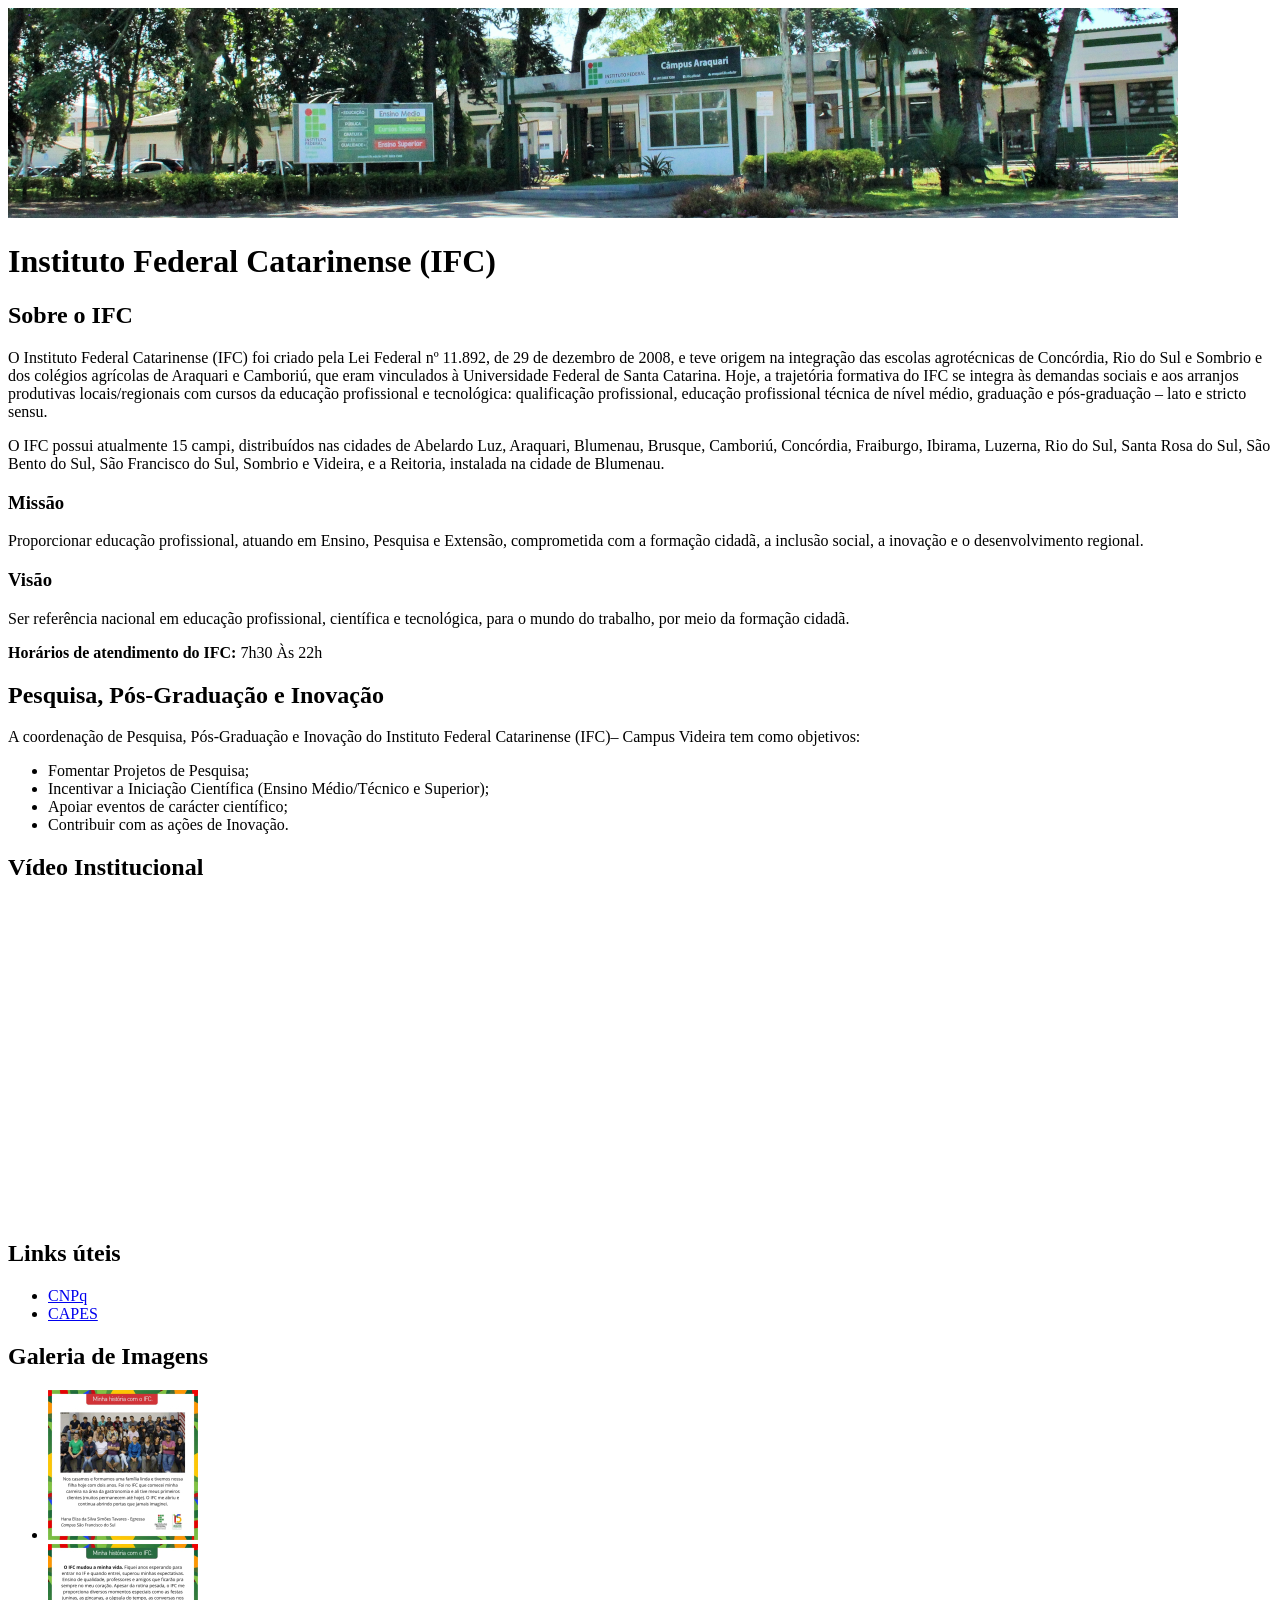
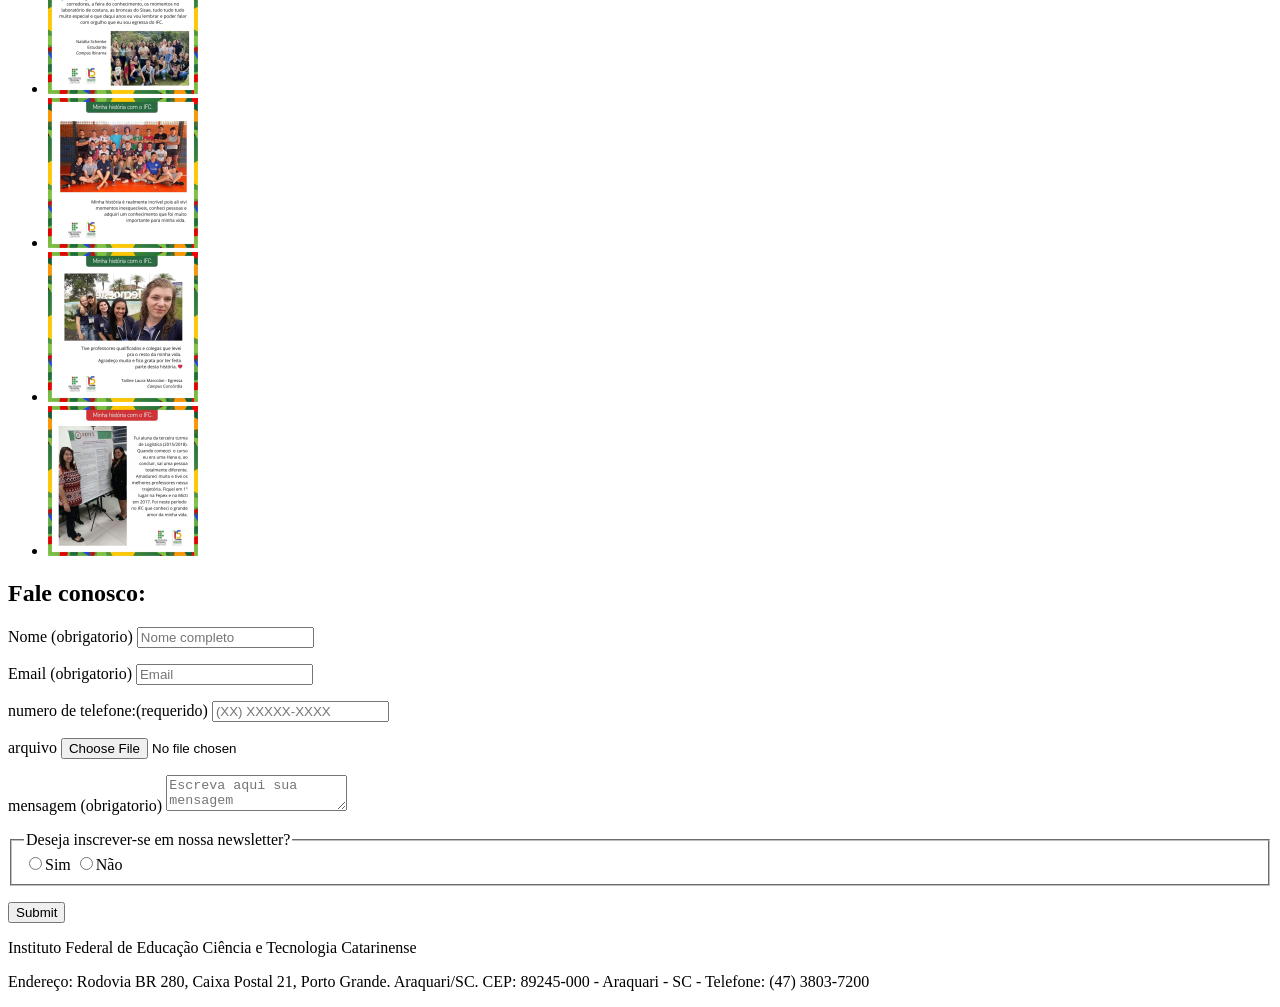
<file: DesenvolvimentoWeb_PrimeiroAno/atv-ifc-minha/index.html>
<!DOCTYPE html>
<html lang="pt-br">
<head>
    <meta charset="UTF-8">
    <meta name="viewport" content="width=device-width, initial-scale=1.0">
    <title>Atividade IFC </title>
</head>
<body>
    <header>
        <img src="images/banner-araquari.png" alt="Banner IFC">
        <h1>
            Instituto Federal Catarinense (IFC)</h1>
    </header>
    <main>
        <section>
            <h2>

                Sobre o IFC
            </h2>
            <p>
                O Instituto Federal Catarinense (IFC) foi criado pela Lei Federal nº 11.892, de 29 de dezembro de 2008, e teve origem na integração das escolas agrotécnicas de Concórdia, Rio do Sul e Sombrio e dos colégios agrícolas de Araquari e Camboriú, que eram vinculados à Universidade Federal de Santa Catarina. Hoje, a trajetória formativa do IFC se integra às demandas sociais e aos arranjos produtivas locais/regionais com cursos da educação profissional e tecnológica: qualificação profissional, educação profissional técnica de nível médio, graduação e pós-graduação – lato e stricto sensu.

            </p>
            <p>
                O IFC possui atualmente 15 campi, distribuídos nas cidades de Abelardo Luz, Araquari, Blumenau, Brusque, Camboriú, Concórdia, Fraiburgo, Ibirama, Luzerna, Rio do Sul, Santa Rosa do Sul, São Bento do Sul, São Francisco do Sul, Sombrio e Videira, e a Reitoria, instalada na cidade de Blumenau.

            </p>
            <h3>
                Missão
            </h3>
            <p>
                Proporcionar educação profissional, atuando em Ensino, Pesquisa e Extensão, comprometida com a formação cidadã, a inclusão social, a inovação e o desenvolvimento regional.

            </p>
            <h3>
                Visão
            </h3>
            <p>
                Ser referência nacional em educação profissional, científica e tecnológica, para o mundo do trabalho, por meio da formação cidadã.

            </p>
            <p>
            <strong>
                Horários de atendimento do IFC:
            </strong>
            7h30 Às 22h
            </p>
            <h2>
                Pesquisa, Pós-Graduação e Inovação

            </h2>
            <p>
                A coordenação de Pesquisa, Pós-Graduação e Inovação do Instituto Federal Catarinense (IFC)– Campus Videira tem como objetivos:

            </p>
            <ul>
                <li>
                    Fomentar Projetos de Pesquisa;

                </li>
                <li>
                    Incentivar a Iniciação Científica (Ensino Médio/Técnico e Superior);

                </li>
                <li>
                    Apoiar eventos de carácter científico;

                </li>
                <li>
                    Contribuir com as ações de Inovação.

                </li>
            </ul>

        </section>
        <section>
            <h2>
                Vídeo Institucional
            </h2>
            <iframe width="560" height="315" src="https://www.youtube.com/embed/dpPv_CwLjos?si=GQdm46bKj1zZL5Nc" title="YouTube video player" frameborder="0" allow="accelerometer; autoplay; clipboard-write; encrypted-media; gyroscope; picture-in-picture; web-share" referrerpolicy="strict-origin-when-cross-origin" allowfullscreen></iframe>
        </section>
        <h2>
            Links úteis 
        </h2>
        <ul>
            <li>
            <a href=" http://www.cnpq.br/">CNPq</a>
            <li>
                <a href="http://www.capes.gov.br/">CAPES</a>
            </li>
        </ul>
        <section>
            <h2>
                Galeria de Imagens
            </h2>
            <ul>
                <li>
                    <a href="images/originals/ifc-minha-historia-1.jpg">
                        <img src="images/miniatures/ifc-minha-historia-1.jpg" alt="historia 1">
                    </a>
                </li>
                <li>
                    <a href="images/originals/ifc-minha-historia-2.jpg">
                        <img src="images/miniatures/ifc-minha-historia-2.jpg" alt="historia 2">
                    </a>
                </li>
                <li>
                    <a href="images/originals/ifc-minha-historia-3.jpg">
                        <img src="images/miniatures/ifc-minha-historia-3.jpg" alt="historia 3">
                    </a>
                </li>
                <li>
                    <a href="images/originals/ifc-minha-historia-4.jpg">
                        <img src="images/miniatures/ifc-minha-historia-4.jpg" alt="historia 4">
                    </a>
                </li>
                <li>
                    <a href="images/originals/ifc-minha-historia-5.jpg">
                        <img src="images/miniatures/ifc-minha-historia-5.jpg" alt="historia 5">
                    </a>
                </li>
            </ul>
        </section>
        <section>
            <h2>Fale conosco:</h2>
            <form action="#">
                <p>
                    <label for="nome">Nome (obrigatorio) </label>
                    <input required id="nome" type="text" placeholder="Nome completo">
                </p>
                <p>
                    <label for="Email">Email (obrigatorio)</label>
                    <input required type="text" name="Email" placeholder="Email" id="Email">
                </p>
                <p>
                    <label for="telefone">numero de telefone:(requerido)</label>
                    <input required id="telefone" type="tel" name="telefone" placeholder="(XX) XXXXX-XXXX">
                </p>
                <p>
                    <label for="arquivo">arquivo</label>
                    <input id="arquivo" type="file">
                </p>
                <p>
                    <label for="mensagem">mensagem (obrigatorio)</label>
                    <textarea required name="mensagem" placeholder="Escreva aqui sua mensagem" id="mensagem"></textarea>
                </p>
                <fieldset>
                    <legend>
                         Deseja inscrever-se em nossa newsletter?
                    </legend>
                    <label >
                        <input type="radio" name="news">Sim
                    </label>
                     <label >
                        <input type="radio" name="news">Não
                     </label>
                </fieldset>
                <p>
                    <input type="submit">
                </p>
            </form>
        </section>
    </main>
    <footer>
        <p>
            Instituto Federal de Educação Ciência e Tecnologia Catarinense

        </p>
        <p>
            Endereço: Rodovia BR 280, Caixa Postal 21, Porto Grande. Araquari/SC.
            CEP: 89245-000 - Araquari - SC - Telefone: (47) 3803-7200
        </p>

    </footer>
</body>
</html>
</file>
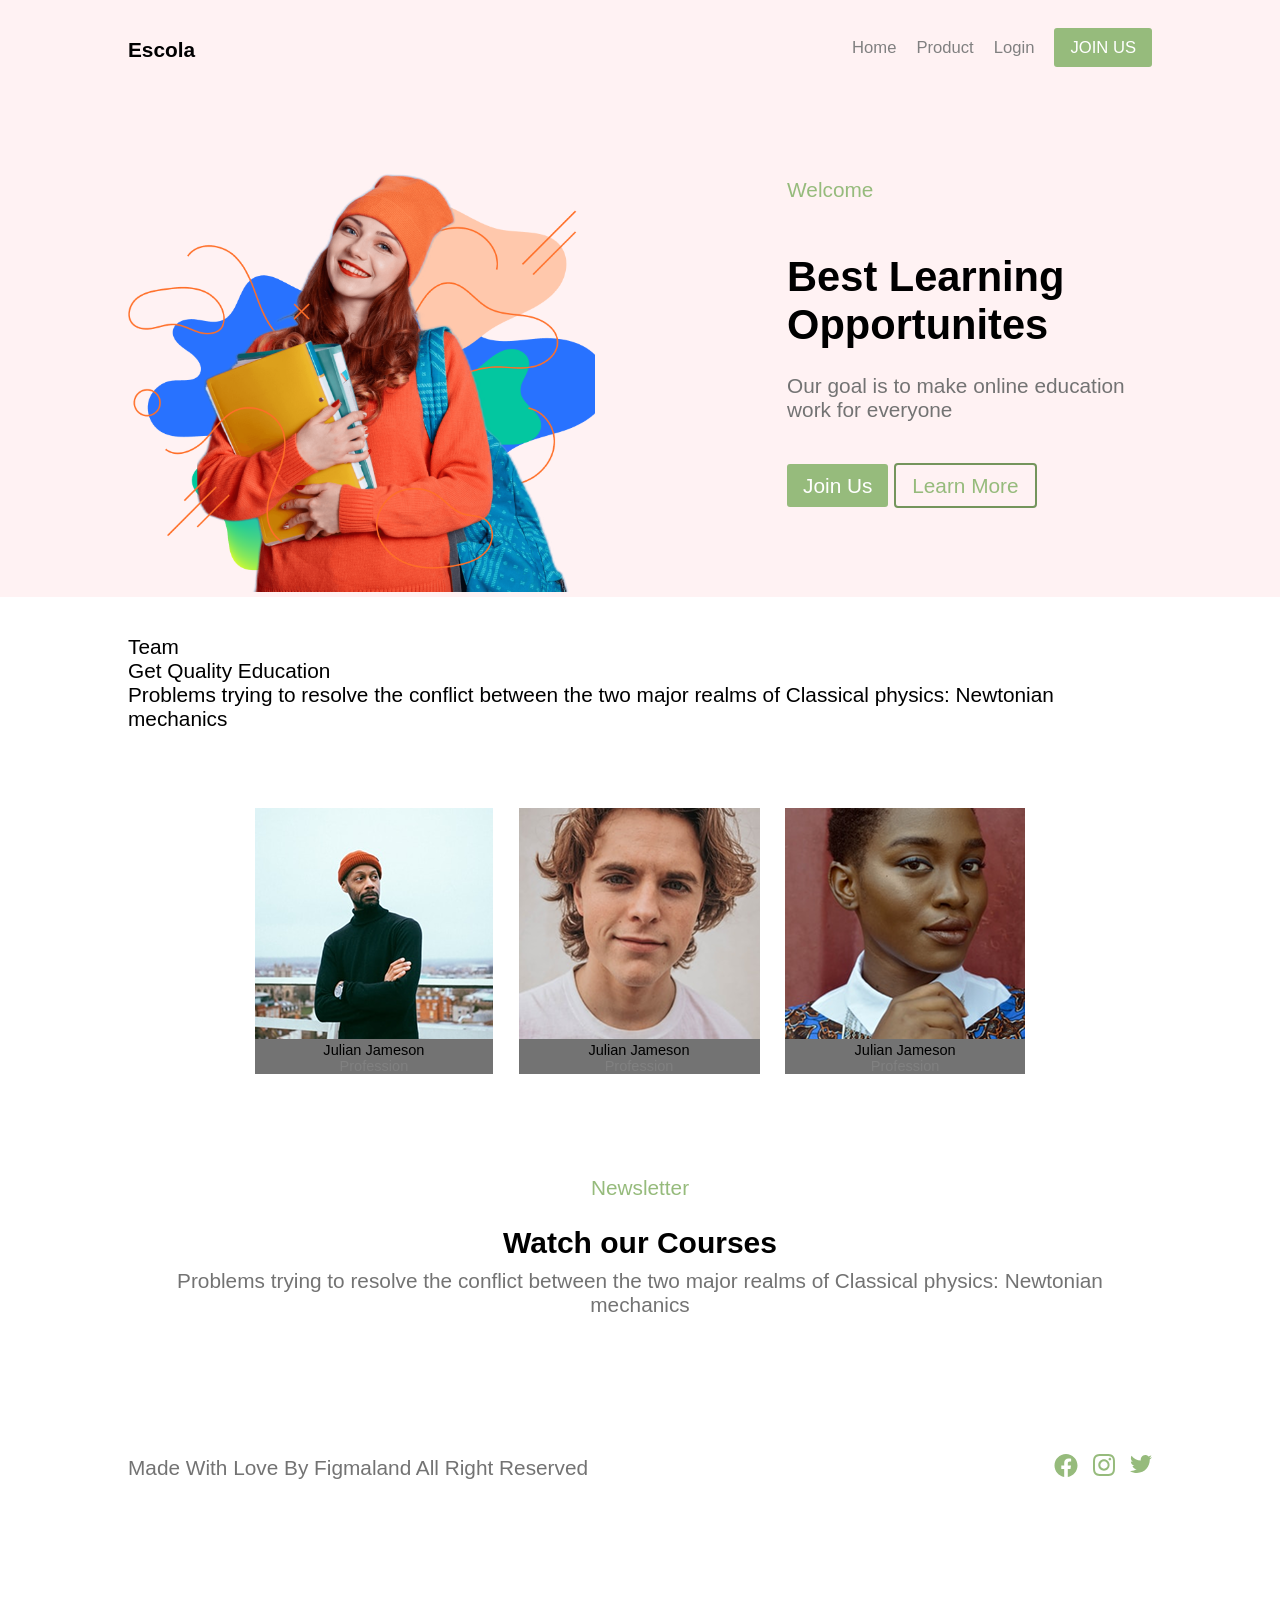
<file: DesenvolvimentoWeb_PrimeiroAno/atv-nv-escola(feita)/index.html>
<!DOCTYPE html>
<html lang="en">

<head>
    <meta charset="UTF-8">
    <meta name="viewport" content="width=device-width, initial-scale=1.0">
    <title>Atividade Nova Escola </title>

    <link rel="stylesheet" href="css/reset.css">
    <link rel="stylesheet" href="css/style.css">
</head>

<body>
    <header>
        <h1>
            <a href="index.html">Escola</a>
        </h1>
        <nav>
            <ul>
                <li>
                    <a href="index.html">Home</a>
                </li>
                <li>
                    <a href="#">Product</a>
                </li>
                <li>
                    <a href="#">Login</a>
                </li>
                <li>
                    <a href="#" class="botao">JOIN US</a>
                </li>
            </ul>
        </nav>
    </header>
    <main>
        <section class="banner">
            <div>
                <img src="images/imagem-banner.png" alt="estudante">
            </div>
            <div>
                <h3>Welcome</h3>
                <h2>
                    Best Learning Opportunites
                </h2>
                <p>
                    Our goal is to make online education work for everyone
                </p>
                <p>

                    <a href="#" class="botao">Join Us</a>
                    <a href="#" class="botao-border">Learn More</a>
                </p>
            </div>
        </section>
        <section class="team">
            <h3 id="tim">
                Team
            </h3>
            <h2>
                Get Quality Education
            </h2>
            <p>
                Problems trying to resolve the conflict between
                the two major realms of Classical physics: Newtonian mechanics
            </p>
            <ul>
                <li>
                <img src="images/julian-1.png" alt="juliano1">
                <h4>Julian Jameson</h4>
                <p>Profession</p>
                </li>
                <li>
                    <img src="images/julian-2.png" alt="juliano2">
                    <h4>Julian Jameson</h4>
                    <p>Profession</p>
                </li>
                <li>
                    <img src="images/julian-3.png" alt="juliano3">
                    <h4>Julian Jameson</h4>
                    <p>Profession</p>
                </li>
            </ul>
        </section>
        <section class="newsletter">
            <h4 class="nius">Newsletter</h4>

            <h2>Watch our Courses</h2>

            <p>Problems trying to resolve the conflict between 
the two major realms of Classical physics: Newtonian mechanics </p>
        
        </section>
    </main>


</body>
<footer>
    <p>Made With Love By Figmaland All Right Reserved </p>
    <ul>
        <li><img src="logos/facebook.svg" alt="face"></li>
        <li><img src="logos/Vector.svg" alt="insta"></li>
        <li><img src="logos/Vector-1.svg" alt="twitter"></li>
    </ul>
</footer>

</html>
</file>
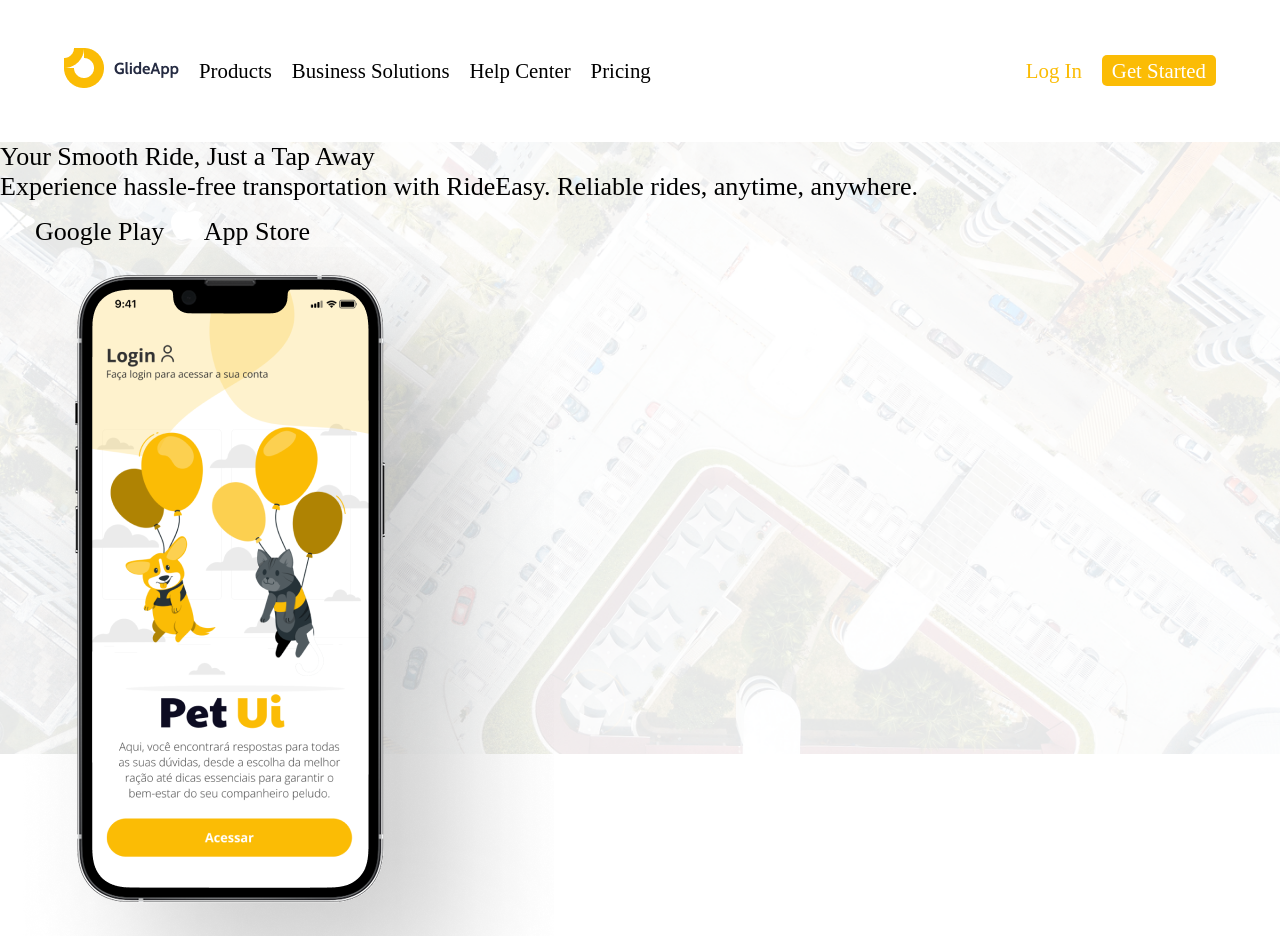
<file: DesenvolvimentoWeb_PrimeiroAno/atvTaxi/index.html>
<!DOCTYPE html>
<html lang="en">
<head>
    <meta charset="UTF-8">
    <meta name="viewport" content="width=device-width, initial-scale=1.0">
    <title>Taxi</title>
    <link rel="stylesheet" href="css/reset.css">
    <link rel="stylesheet" href="css/style.css">
</head>
<body>
    <header>
        <nav>
        <ul>
       <li><a href="index.html">
        <img src="imagens/Logo.png" alt="logo">
       </a></li>
       <li><a href="#">Products</a></li>
       <li><a href="#">Business Solutions</a></li>
       <li><a href="#">Help Center</a></li>
       <li><a href="#">Pricing</a></li>
       </ul>
       <ul>
        <li class="fonte-amarelo"><a href="#">Log In</a></li>
        <li class="botao-amarelo"><a href="#">Get Started</a></li>
       </ul>
       </nav>
    </header>

    <main>
        <section class="banner">
            <div>
                <h2>Your Smooth Ride, Just a Tap Away</h2>
                <p>Experience hassle-free transportation with RideEasy. Reliable rides, anytime, anywhere.</p>
                <p>
                    <a href="#"><img src="imagens/images/icon-button-google.svg" alt="">Google Play</a>
                    <a href="#"><img src="imagens/images/icon-apple-ios.svg" alt="">App Store</a>
                </p>
            </div>
            <div>
                <img src="imagens/images/iphone-pet-ui.png" alt="ha">
            </div>
        </section>
    </main>
    
</body>
</html>
</file>
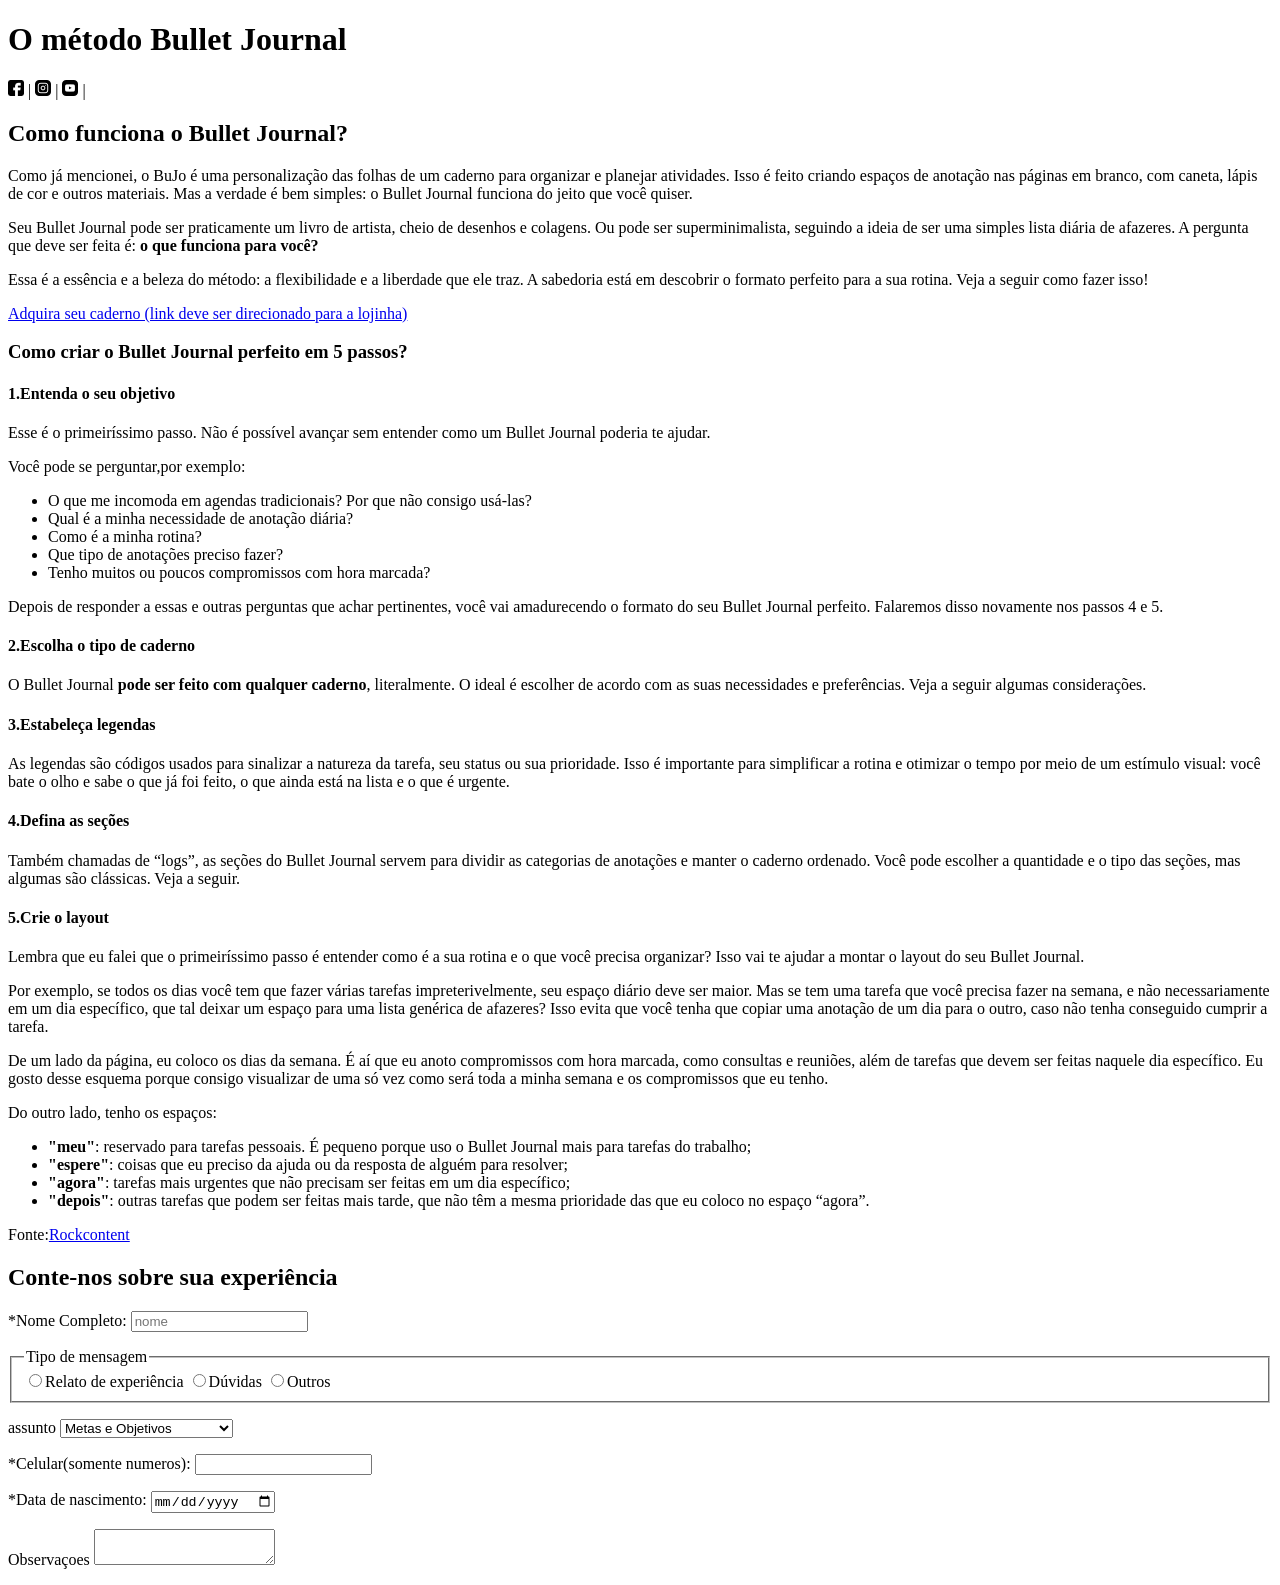
<file: DesenvolvimentoWeb_PrimeiroAno/atv-bullet/atv-bullet/index.html>
<!DOCTYPE html>
<html lang="pt-br">
<head>
    <meta charset="UTF-8">
    
    <title>O método Bullet Journal
</title>
</head>
<body>
    <h1>O método Bullet Journal
</h1>
    <a href="facebook.png"></a> <img src="src/images/social-icon/facebook.png" alt="facebook"> |
    <a href="instagram.png"></a> <img src="src/images/social-icon/instagram.png" alt="instagram"> |
    <a href="youtube.png"></a> <img src="src/images/social-icon/youtube.png" alt="youtube"> |

    <h2>Como funciona o Bullet Journal?</h2>
    <p>Como já mencionei, o BuJo é uma personalização das folhas de um caderno para organizar e planejar atividades. Isso é feito criando espaços de anotação nas páginas em branco, com caneta, lápis de cor e outros materiais. Mas a verdade é bem simples: o Bullet Journal funciona do jeito que você quiser.</p>
    <p>Seu Bullet Journal pode ser praticamente um livro de artista, cheio de desenhos e colagens. Ou pode ser superminimalista, seguindo a ideia de ser uma simples lista diária de afazeres. A pergunta que deve ser feita é: <strong>o que funciona para você?</strong></p>
        <p>Essa é a essência e a beleza do método: a flexibilidade e a liberdade que ele traz. A sabedoria está em descobrir o formato perfeito para a sua rotina. Veja a seguir como fazer isso!</p>
        <a href="#">Adquira seu caderno (link deve ser direcionado para a lojinha)</a>
        <h3>Como criar o Bullet Journal perfeito em 5 passos?</h3>
        <h4>1.Entenda o seu objetivo</h4>
        <p>Esse é o primeiríssimo passo. Não é possível avançar sem entender como um Bullet Journal poderia te ajudar.</p>
        <p>Você pode se perguntar,por exemplo:</p>
        <ul>
            <li>
                O que me incomoda em agendas tradicionais? Por que não consigo usá-las?

            </li>
            <li>
                Qual é a minha necessidade de anotação diária?

            </li>
            <li>
                Como é a minha rotina?

            </li>
            <li>
                Que tipo de anotações preciso fazer?

            </li>
            <li>
                Tenho muitos ou poucos compromissos com hora marcada?

            </li>
        </ul>

        <p>Depois de responder a essas e outras perguntas que achar pertinentes, você vai amadurecendo o formato do seu Bullet Journal perfeito. Falaremos disso novamente nos passos 4 e 5.</p>

         <h4>2.Escolha o tipo de caderno</h4>

         <p>O Bullet Journal <strong>pode ser feito com qualquer caderno</strong>, literalmente. O ideal é escolher de acordo com as suas necessidades e preferências. Veja a seguir algumas considerações.</p>

         <h4>3.Estabeleça legendas</h4>

         <p>As legendas são códigos usados para sinalizar a natureza da tarefa, seu status ou sua prioridade. Isso é importante para simplificar a rotina e otimizar o tempo por meio de um estímulo visual: você bate o olho e sabe o que já foi feito, o que ainda está na lista e o que é urgente.</p>

         <h4>4.Defina as seções</h4>

         <p>Também chamadas de “logs”, as seções do Bullet Journal servem para dividir as categorias de anotações e manter o caderno ordenado. Você pode escolher a quantidade e o tipo das seções, mas algumas são clássicas. Veja a seguir.</p>

         <h4>5.Crie o layout</h4>

         <p>Lembra que eu falei que o primeiríssimo passo é entender como é a sua rotina e o que você precisa organizar? Isso vai te ajudar a montar o layout do seu Bullet Journal.</p>

         <p>Por exemplo, se todos os dias você tem que fazer várias tarefas impreterivelmente, seu espaço diário deve ser maior. Mas se tem uma tarefa que você precisa fazer na semana, e não necessariamente em um dia específico, que tal deixar um espaço para uma lista genérica de afazeres? Isso evita que você tenha que copiar uma anotação de um dia para o outro, caso não tenha conseguido cumprir a tarefa.</p>

         <p>De um lado da página, eu coloco os dias da semana. É aí que eu anoto compromissos com hora marcada, como consultas e reuniões, além de tarefas que devem ser feitas naquele dia específico. Eu gosto desse esquema porque consigo visualizar de uma só vez como será toda a minha semana e os compromissos que eu tenho.</p>

         <p>Do outro lado, tenho os espaços:</p>
         <ul>
            <li>
                <strong>"meu"</strong>: reservado para tarefas pessoais. É pequeno porque uso o Bullet Journal mais para tarefas do trabalho;
            </li>
            <li>
                <strong>"espere"</strong>: coisas que eu preciso da ajuda ou da resposta de alguém para resolver;
            </li>
            <li>
                <strong>"agora"</strong>: tarefas mais urgentes que não precisam ser feitas em um dia específico;
            </li>
            <li>
                <strong>"depois"</strong>: outras tarefas que podem ser feitas mais tarde, que não têm a mesma prioridade das que eu coloco no espaço “agora”.

            </li>
         </ul>
        Fonte:<a href="#">Rockcontent</a>
        <h2>Conte-nos sobre sua experiência</h2>
       
        <form action="#">

            <p>
                <label for="#">*Nome Completo:</label>
                <input required id="nome"  type="text" placeholder="nome">
            </p>
            <fieldset>
                <legend>Tipo de mensagem</legend>
                <label>
                    <input type="radio" name="opçao 1">Relato de experiência
                </label>
                <label>
                    <input type="radio" name="opçao 1">Dúvidas
                </label>
                <label>
                    <input type="radio" name="opçao 1">Outros
                </label>
            </fieldset>
            <p>
                <label>assunto</label>
                <select>
                    <option value="opçoes">Metas e Objetivos</option>
                    <option value="opçoes">Coleções Personalizadas</option>
                    <option value="opçoes">Registro de Hábito</option>
                    <option value="opçoes">Planejamento Financeiro</option>
                </select>
            </p>
            <p>
                <label for="#">*Celular(somente numeros):</label>
                <input type="text" required id="Celular" >
            </p>
            <p>
                <label>*Data de nascimento:</label>
                <input type="date" required id="Data">
            </p>
            <p>
                <label>Observaçoes</label>
                <textarea name="Observaçoes" id="Observaçoes"></textarea>
            </p>

        </form>
        

</body>
</html>
</file>
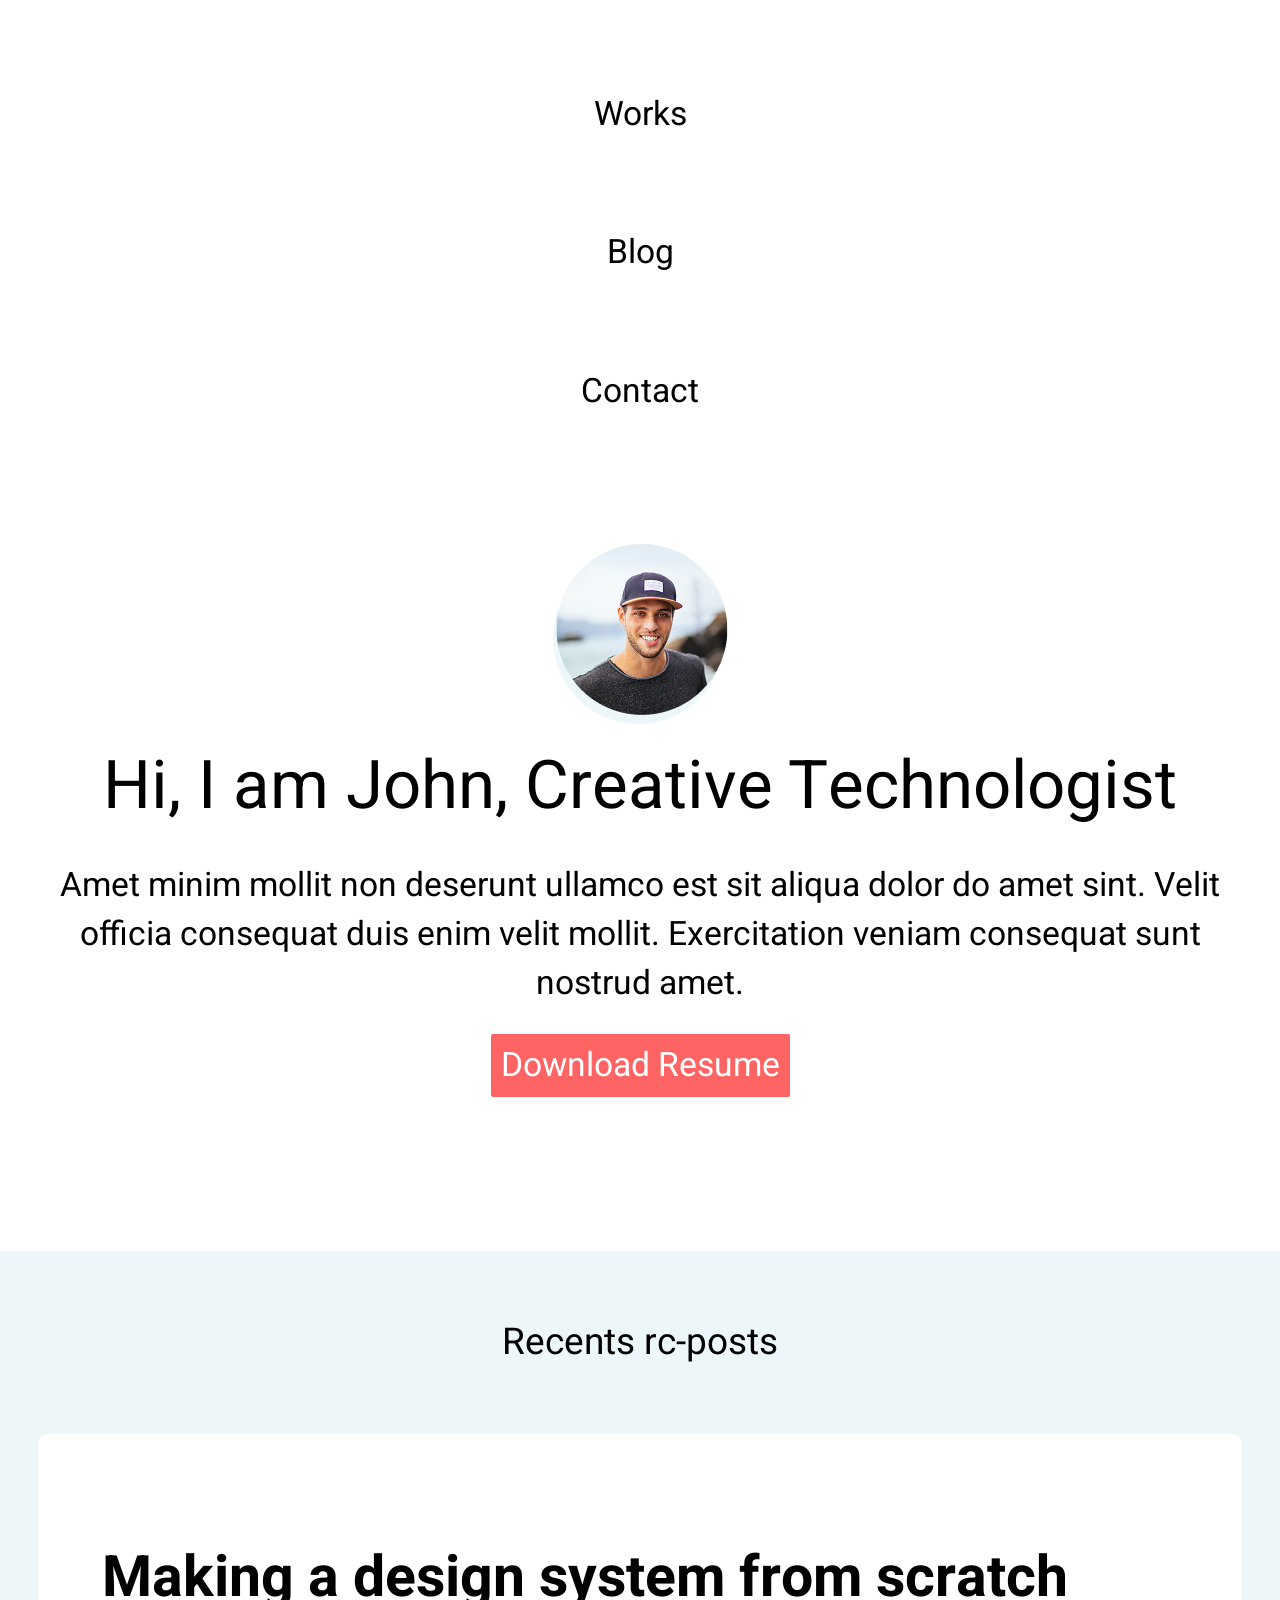
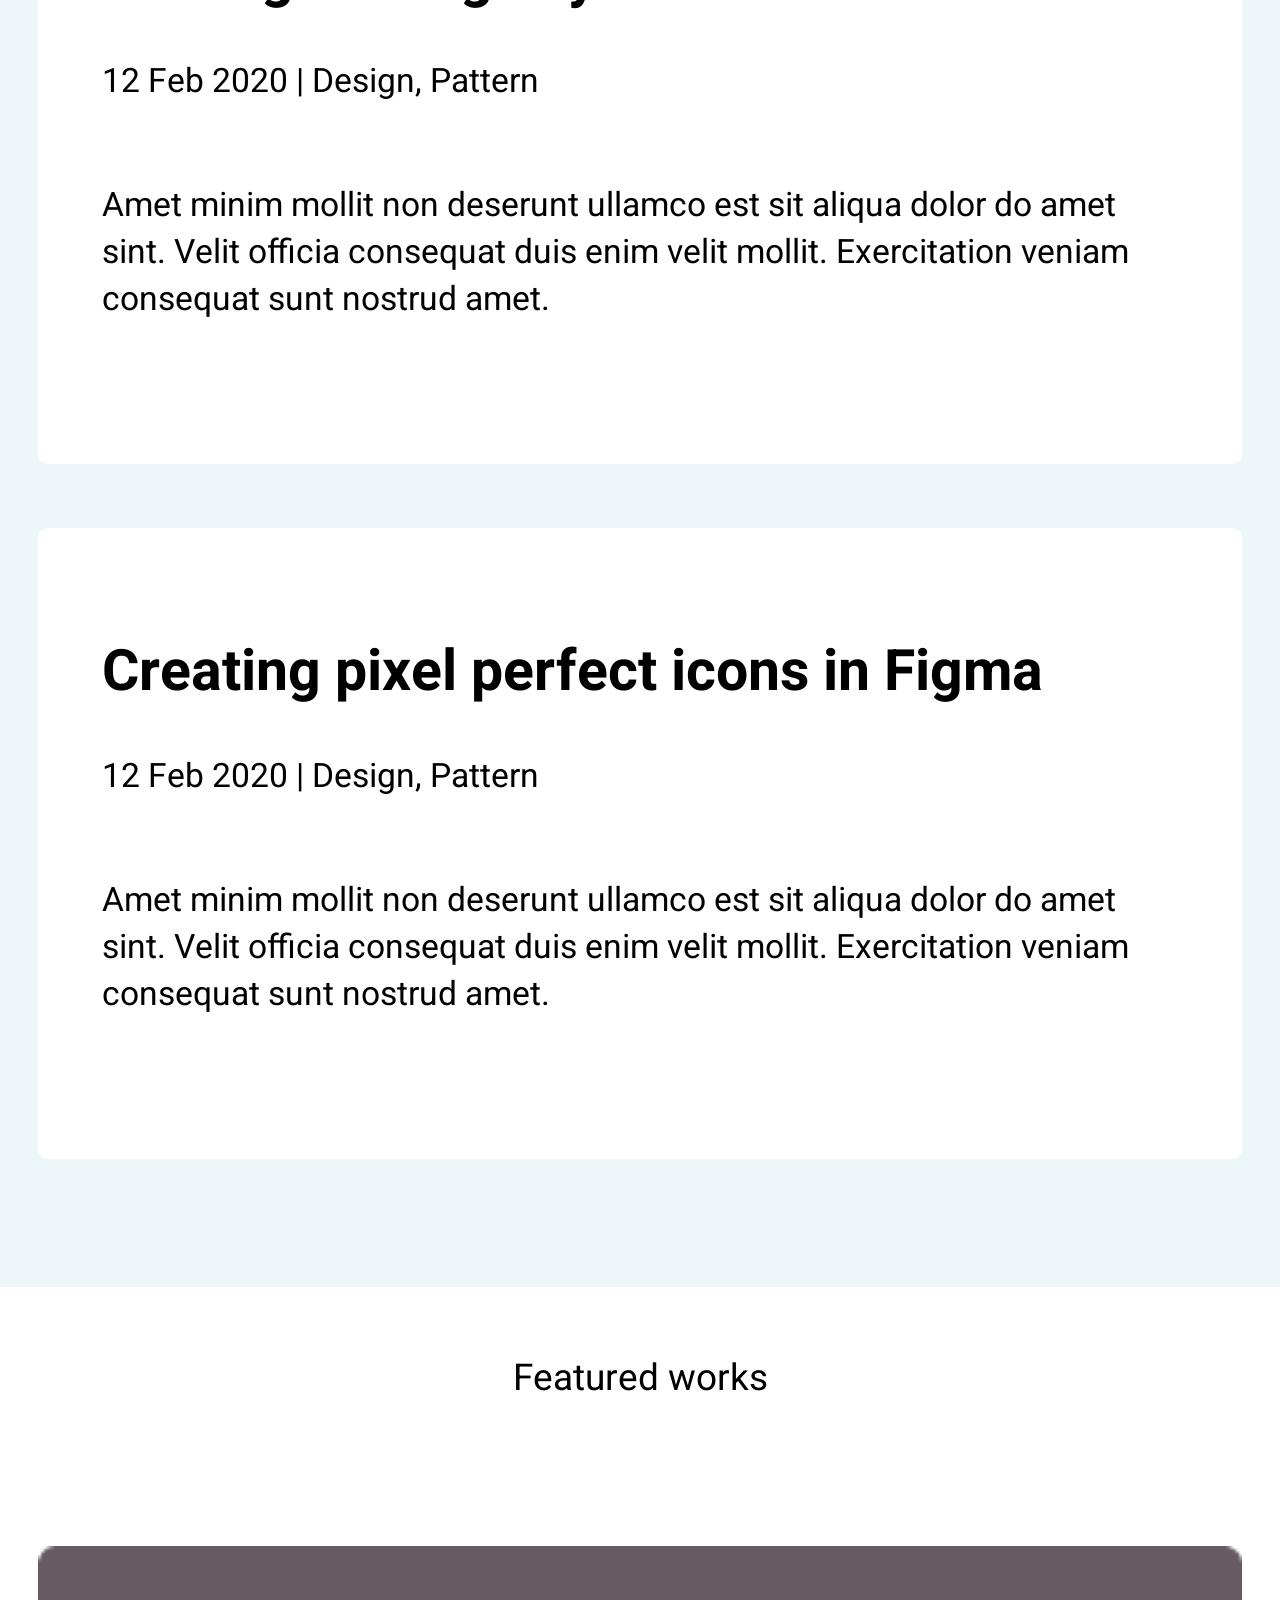
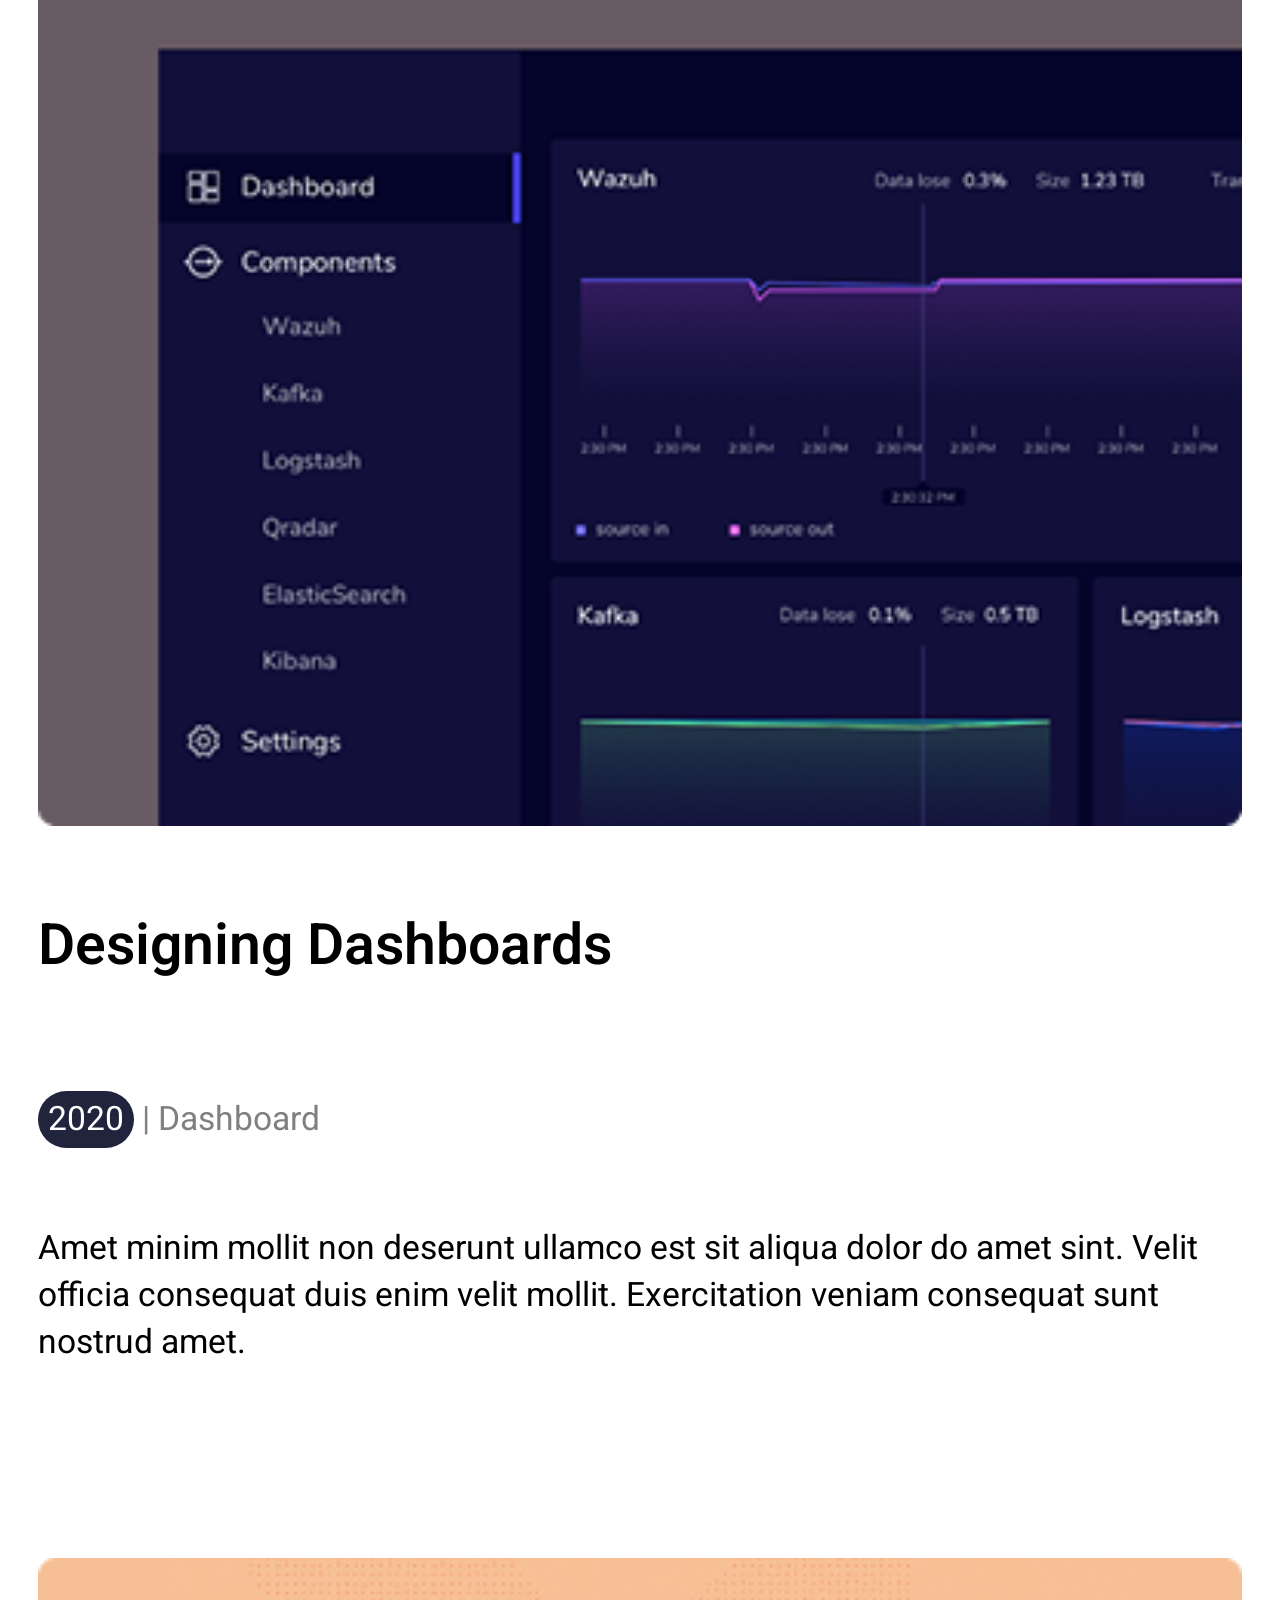
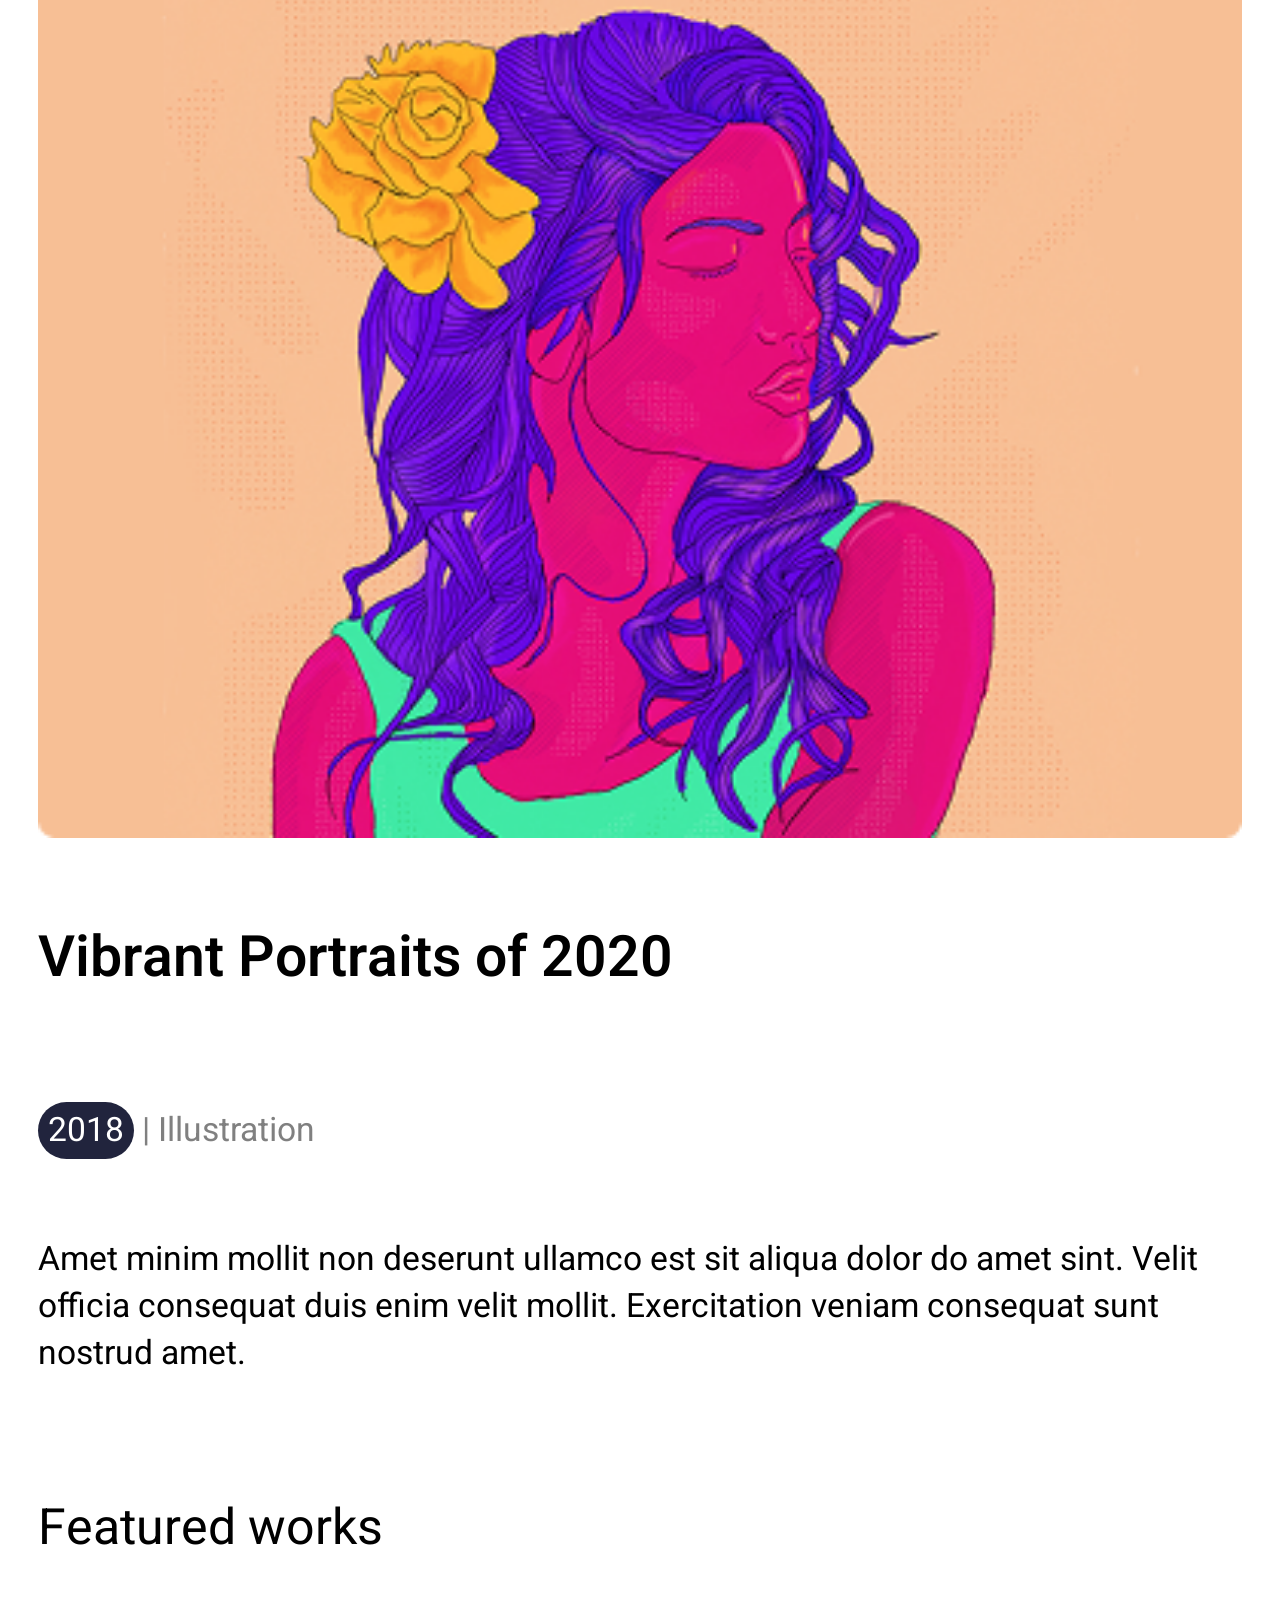
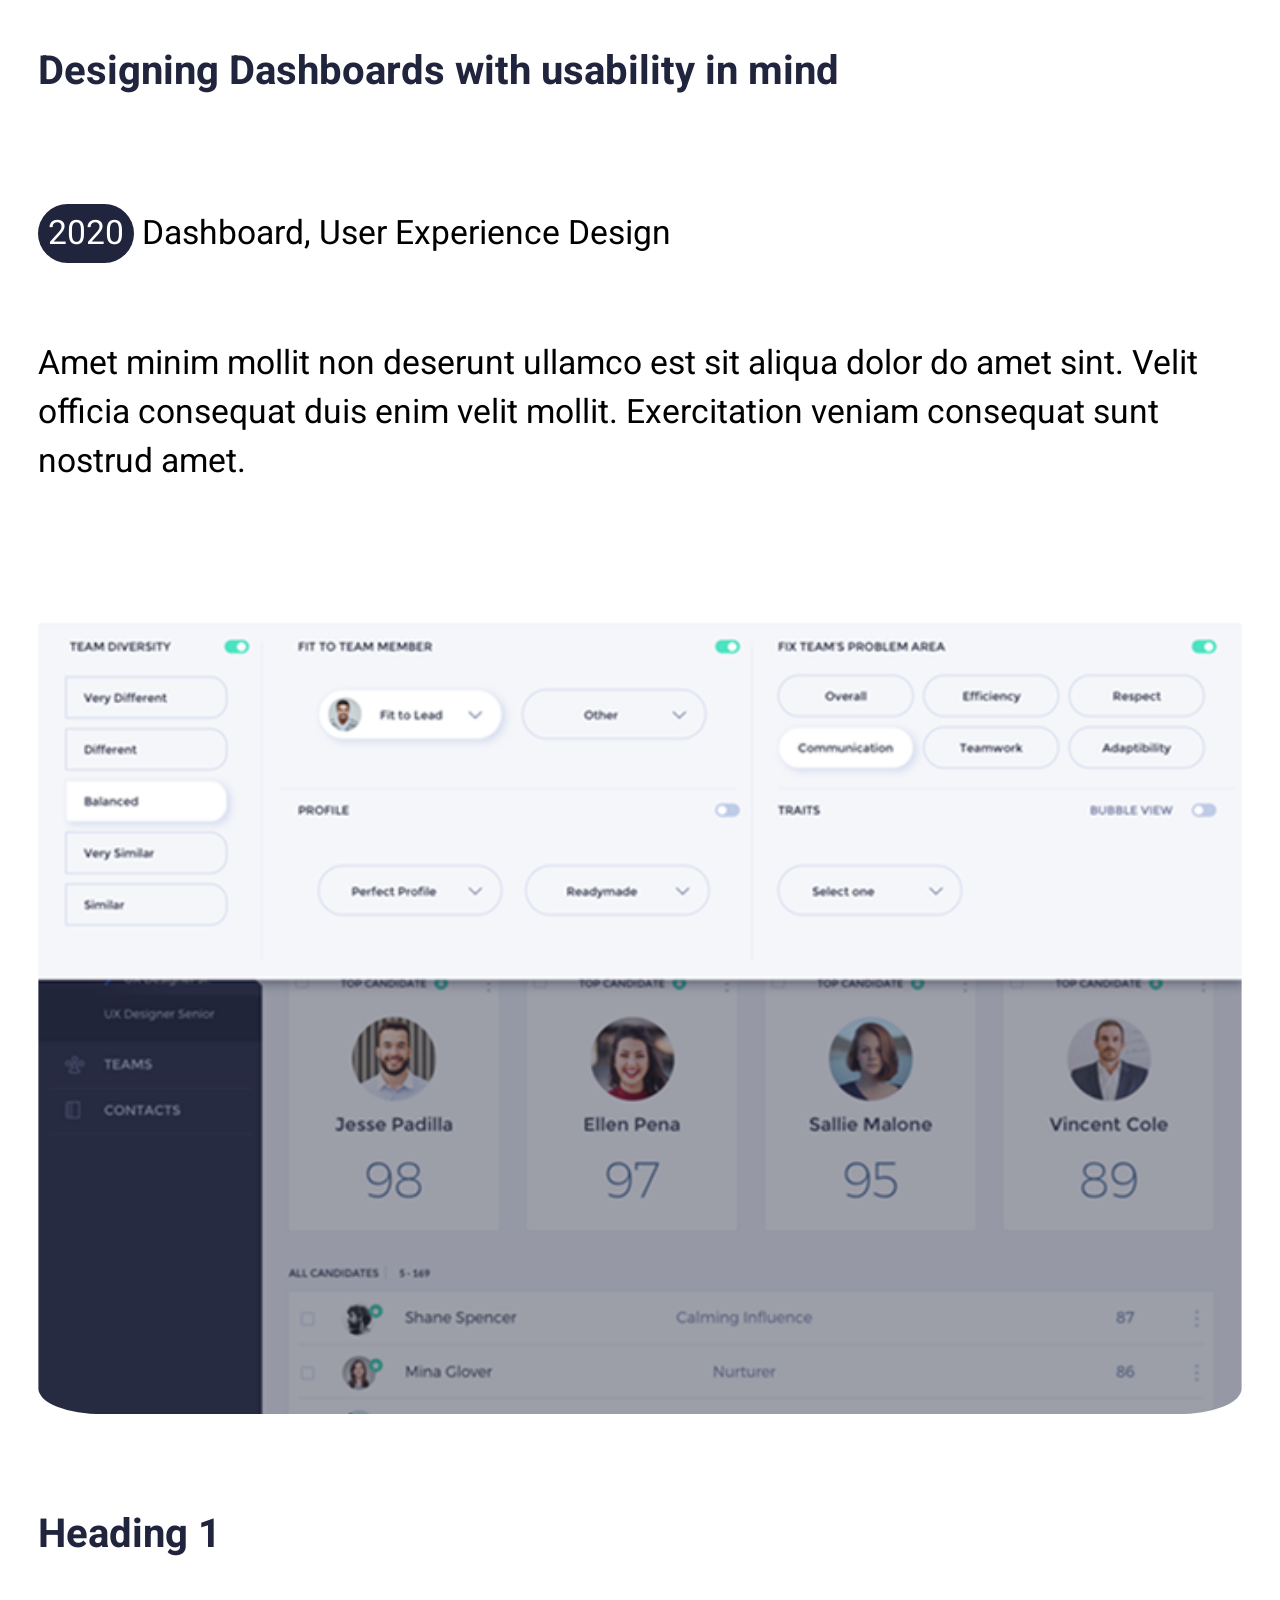
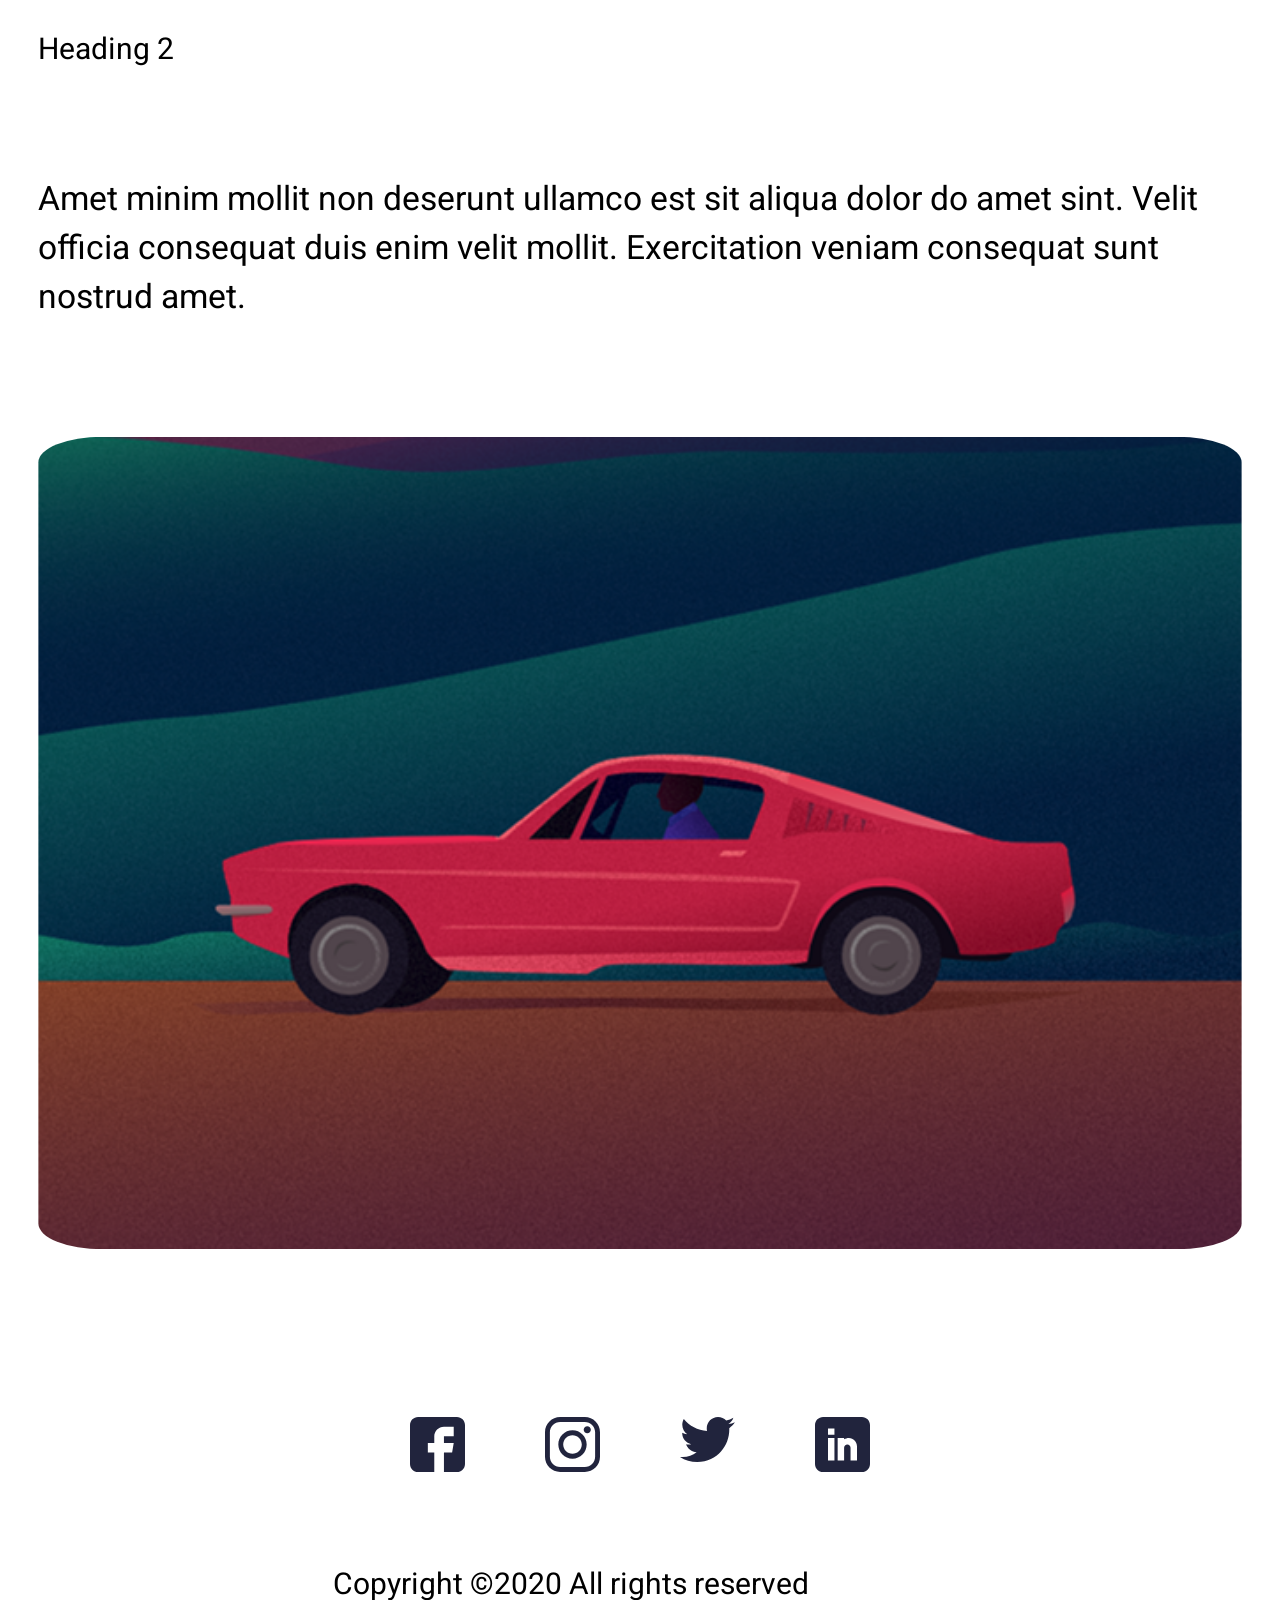
<file: DesenvolvimentoWeb_PrimeiroAno/atv-portfólio(feita)/atv-portfolio_1info2/index.html>
<!DOCTYPE html>
<html lang="pt-br">

<head>
    <meta charset="UTF-8">
    <meta name="viewport" content="width=device-width, initial-scale=1.0">

    <title>Document</title>
    <link rel="preconnect" href="https://fonts.googleapis.com">
    <link rel="preconnect" href="https://fonts.gstatic.com" crossorigin>
    <link href="https://fonts.googleapis.com/css2?family=Heebo:wght@100..900&display=swap" rel="stylesheet">
    <link rel="stylesheet" href="css/reset.css">
    <link rel="stylesheet" href="css/style.css">
</head>

<body>
    <header>
        <nav>
            <ul>
                <li>
                    <a href="index.html">Works</a>
                </li>
                <li>
                    <a href="blog.html">Blog</a>
                </li>
                <li>
                    <a href="#">Contact</a>
                </li>
            </ul>
        </nav>
    </header>
    <main>
        <section class="banner">
            <img src="src/images/foto-john.png" alt="Foto do John">
            <h1>
                Hi, I am John,
                Creative Technologist
            </h1>
            <p>
                Amet minim mollit non deserunt ullamco est sit aliqua dolor do amet sint. Velit officia consequat duis
                enim velit mollit. Exercitation veniam consequat sunt nostrud amet.
            </p>
            <p><a href="#">Download Resume</a></p>
        </section>
        <section class="rc-posts">
            <h2>Recents rc-posts</h2>
            <ul>
                <li>
                    <h3>Making a design system from scratch</h3>
                    <p>12 Feb 2020 | Design, Pattern</p>
                    <p>Amet minim mollit non deserunt ullamco est sit aliqua dolor do amet sint. Velit officia consequat
                        duis enim velit mollit. Exercitation veniam consequat sunt nostrud amet.</p>
                </li>
            </ul>
            <ul>
                <li>
                    <h3>Creating pixel perfect icons in Figma</h3>
                    <p>12 Feb 2020 | Design, Pattern</p>
                    <p>Amet minim mollit non deserunt ullamco est sit aliqua dolor do amet sint. Velit officia consequat
                        duis enim velit mollit. Exercitation veniam consequat sunt nostrud amet.</p>
                </li>
            </ul>
        </section>
        <section class="ft-works">
            <h2>Featured works</h2>
            <ul>
                <li><img src="src/images/work-list-laptop.png" alt="Lista de trabalho">
                    <h3>Designing Dashboards</h3>
                    <p class="cat"><span>2020</span> | Dashboard</p>
                    <p>Amet minim mollit non deserunt ullamco est sit aliqua dolor do amet sint. Velit officia consequat duis enim velit mollit. Exercitation veniam consequat sunt nostrud amet.</p>
                </li>
                <li><img src="src/images/mulher.png" alt="Foto de mulher">
                    <h3>Vibrant Portraits of 2020</h3>
                    <p class="cat"><span>2018</span> | Illustration</p>
                    <p>Amet minim mollit non deserunt ullamco est sit aliqua dolor do amet sint. Velit officia consequat
                        duis enim velit mollit. Exercitation veniam consequat sunt nostrud amet.</p>
                </li>
            </ul>
        </section>
    </main>

    <section class="work">

        <h2>Featured works</h2>

        <h3>Designing Dashboards with usability in mind</h3>

        <p class="ronal"><span>2020</span> Dashboard, User Experience Design</p>

        <p>Amet minim mollit non deserunt ullamco est sit aliqua dolor do amet sint. Velit officia consequat duis enim velit mollit. Exercitation veniam consequat sunt nostrud amet.</p>

        <ul>
            <li>
                <img src="src/images/estatisticas.png" alt="estatisticas">
            </li>
        </ul>

        <h3>Heading 1</h3>

        <h4>Heading 2</h4>
        <p>Amet minim mollit non deserunt ullamco est sit aliqua dolor do amet sint. Velit officia consequat duis enim velit mollit. Exercitation veniam consequat sunt nostrud amet.</p>
        <ul>
            <li>
                <img src="src/images/carro.png" alt="carro">
            </li>
        </ul>

    </section>
</body>
<footer>
    <ul>
        <li>
            <img src="src/logos/fb.svg" alt="face">
        </li>
        <li>
            <img src="src/logos/insta.svg" alt="insta">
        </li>
        <li>
            <img src="src/logos/Vector.svg" alt="TWITTER">
        </li>
        <li>
            <img src="src/logos/Linkedin.svg" alt="linkdln">
        </li>
    </ul>
    <p>Copyright ©2020 All rights reserved </p>
</footer>

</html>
</file>
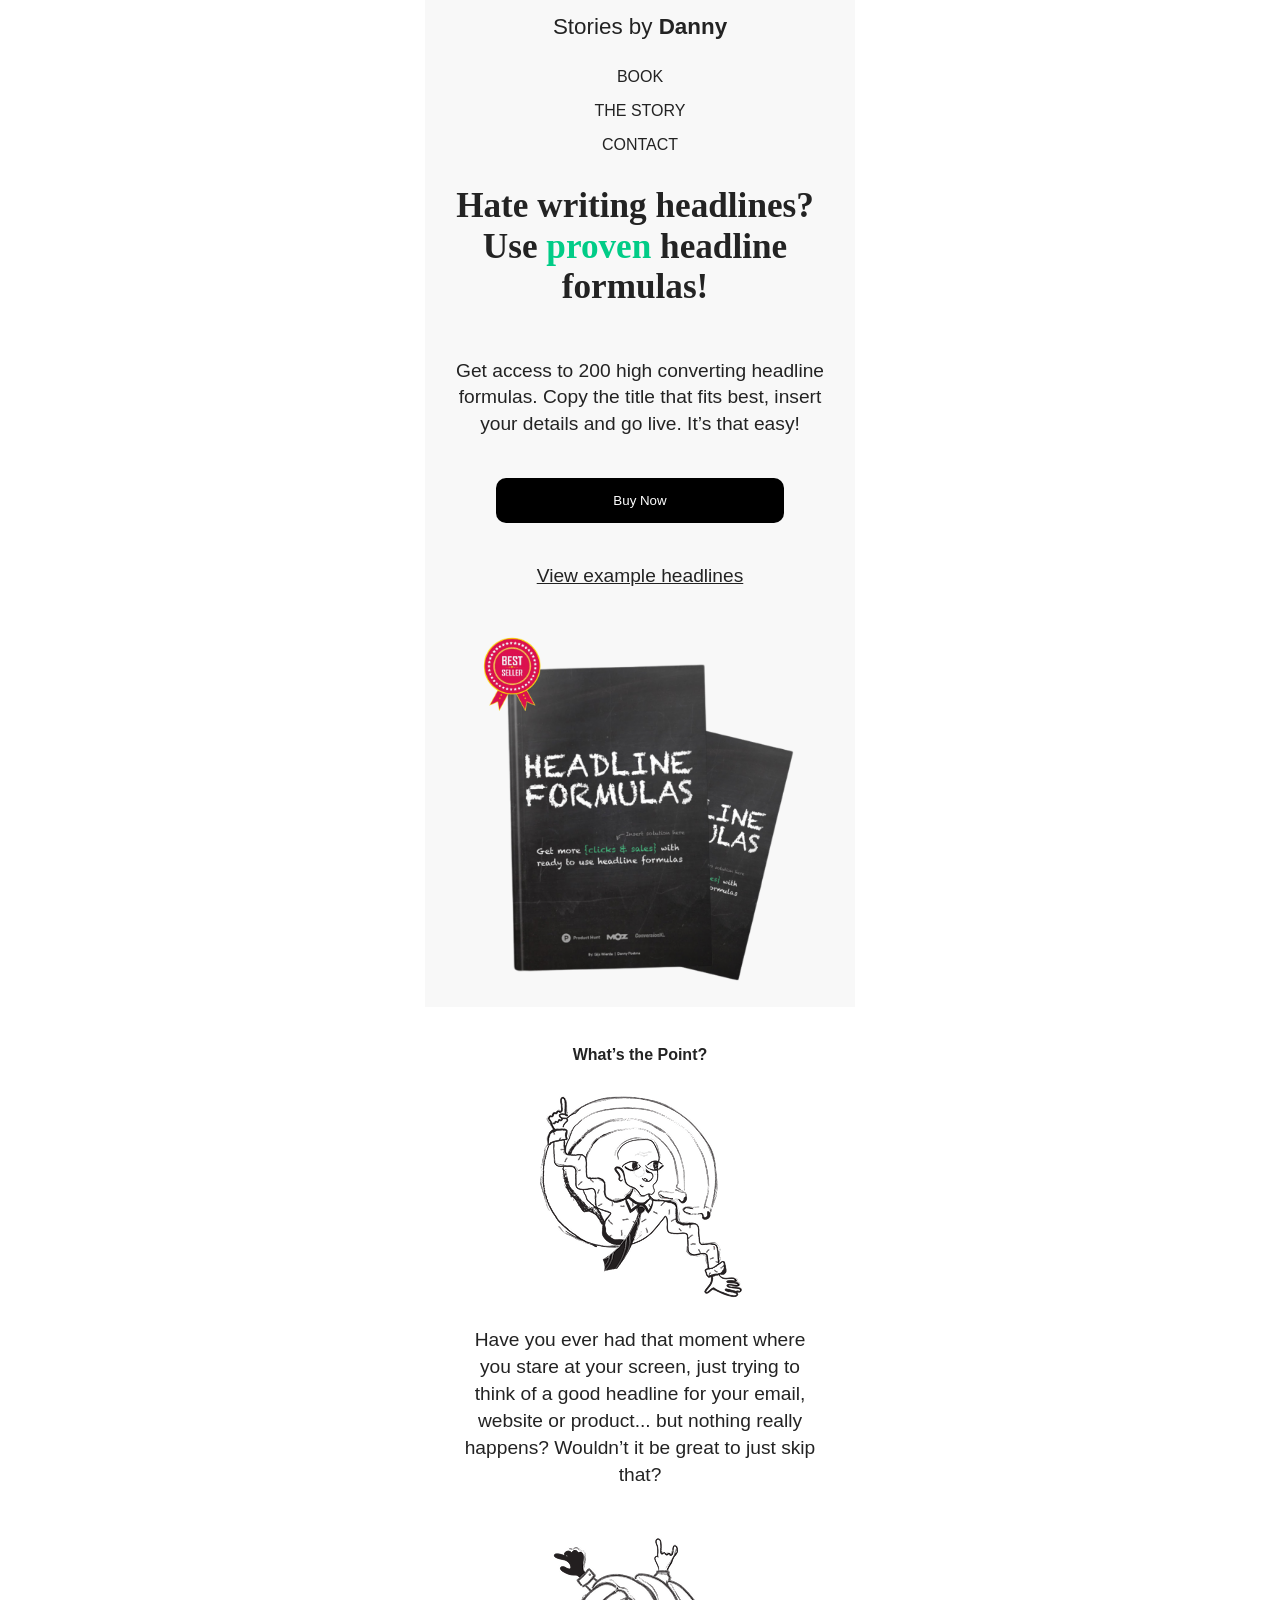
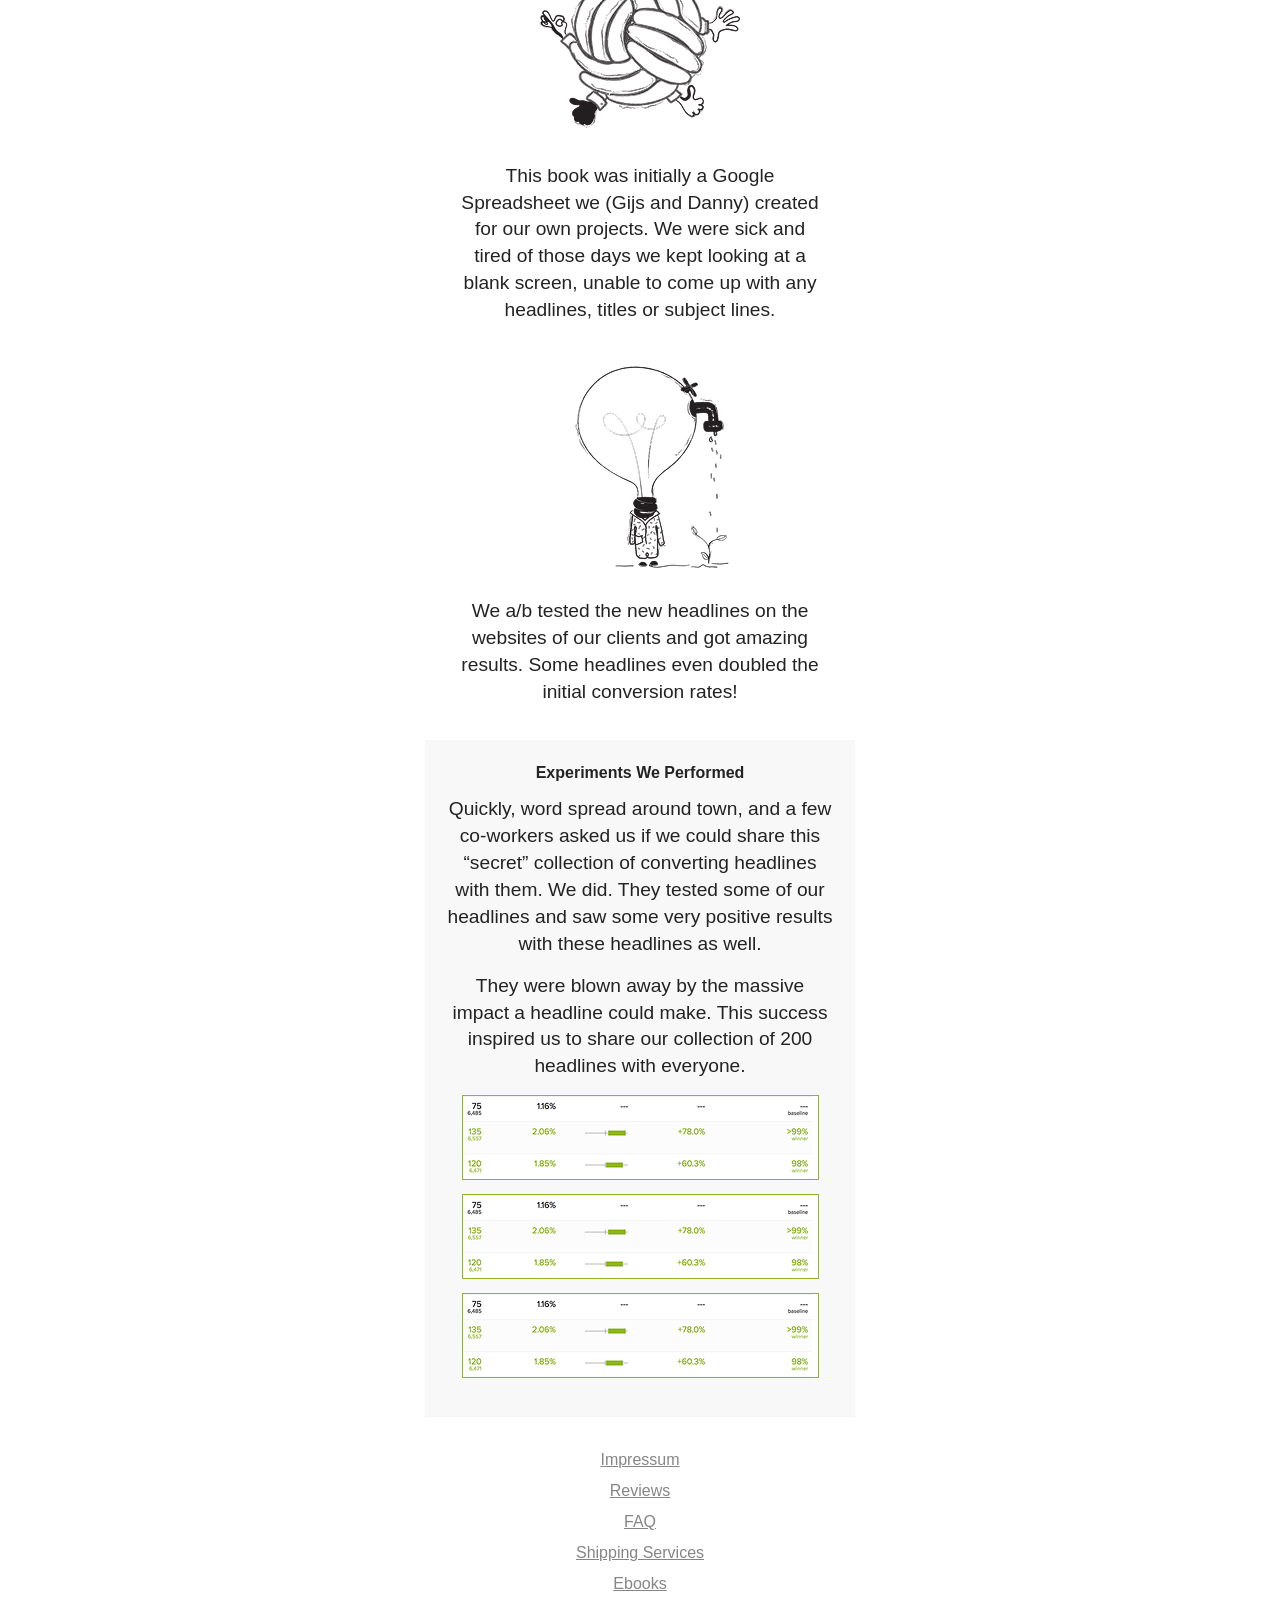
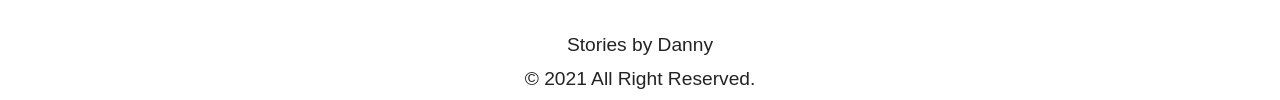
<file: DesenvolvimentoWeb_PrimeiroAno/HTML+CSS/Books/index.html>
<!DOCTYPE html>
<html lang="en">
<head>
    <meta charset="UTF-8">
    <meta name="viewport" content="width=device-width, initial-scale=1.0">
    <link rel="stylesheet" href="css/reset.css">
    <link rel="stylesheet" href="css/style.css">
    <title>Book - Home</title>
</head>
<body>
    <header>
        <a href="#">
            <h1>Stories by <span>Danny</span></h1>
        </a>
        <nav>
            <ul>
                <li class="atual">
                    <a href="#">BOOK</a>
                </li>
                <li>
                    <a href="#">THE STORY</a>
                </li>
                <li>
                    <a href="#">CONTACT</a>
                </li>
            </ul>
        </nav>
    </header>
    <main>
        <section class="banner">
            <h1>
                Hate writing headlines? 
                Use <span>proven</span> headline formulas!
            </h1>
            <p>Get access to 200 high converting headline formulas. Copy the title that fits best, insert your details and go live. It’s that easy!</p>
            <a href="#">
                <button>Buy Now</button>
            </a>
            <a href="#">
                <p>View example headlines</p>
            </a>
            <img src="src/images/books.png" alt="Books image">
        </section>
        <section class="about">
            <h2>What’s the Point?</h2>
            <img src="src/images/point.png" alt="the point">
            <p>Have you ever had that moment where you stare at your screen, just trying to think of a good headline for your email, website or product... but nothing really happens? Wouldn’t it be great to just skip that?</p>
            <img src="src/images/confusion.png" alt="confusion">
            <p>This book was initially a Google Spreadsheet we (Gijs and Danny) created for our own projects. We were sick and tired of those days we kept looking at a blank screen, unable to come up with any headlines, titles or subject lines.</p>

            <img src="src/images/idea.png" alt="idea">
            <p>We a/b tested the new headlines on the websites of our clients and got amazing results. Some headlines even doubled the initial conversion rates!</p>
        </section>
        <section class="table">
            <h2>Experiments We Performed</h2>
            <p>Quickly, word spread around town, and a few co-workers asked us if we could share this “secret” collection of converting headlines with them. We did. They tested some of our headlines and saw some very positive results with these headlines as well.</p>
            <p>They were blown away by the massive impact a headline could make. This success inspired us to share our collection of 200 headlines with everyone.</p>
            <img src="src/images/table.png" alt="tabela">
        </section>
    </main>
    <footer>
        <ul>
            <li>Impressum</li>
            <li>Reviews</li>
            <li>FAQ</li>
            <li>Shipping Services</li>
            <li>Ebooks</li>
        </ul>
        <p>Stories by Danny</p>
        <p>&copy; 2021 All Right Reserved.</p>
    </footer>
</body>
</html>
</file>
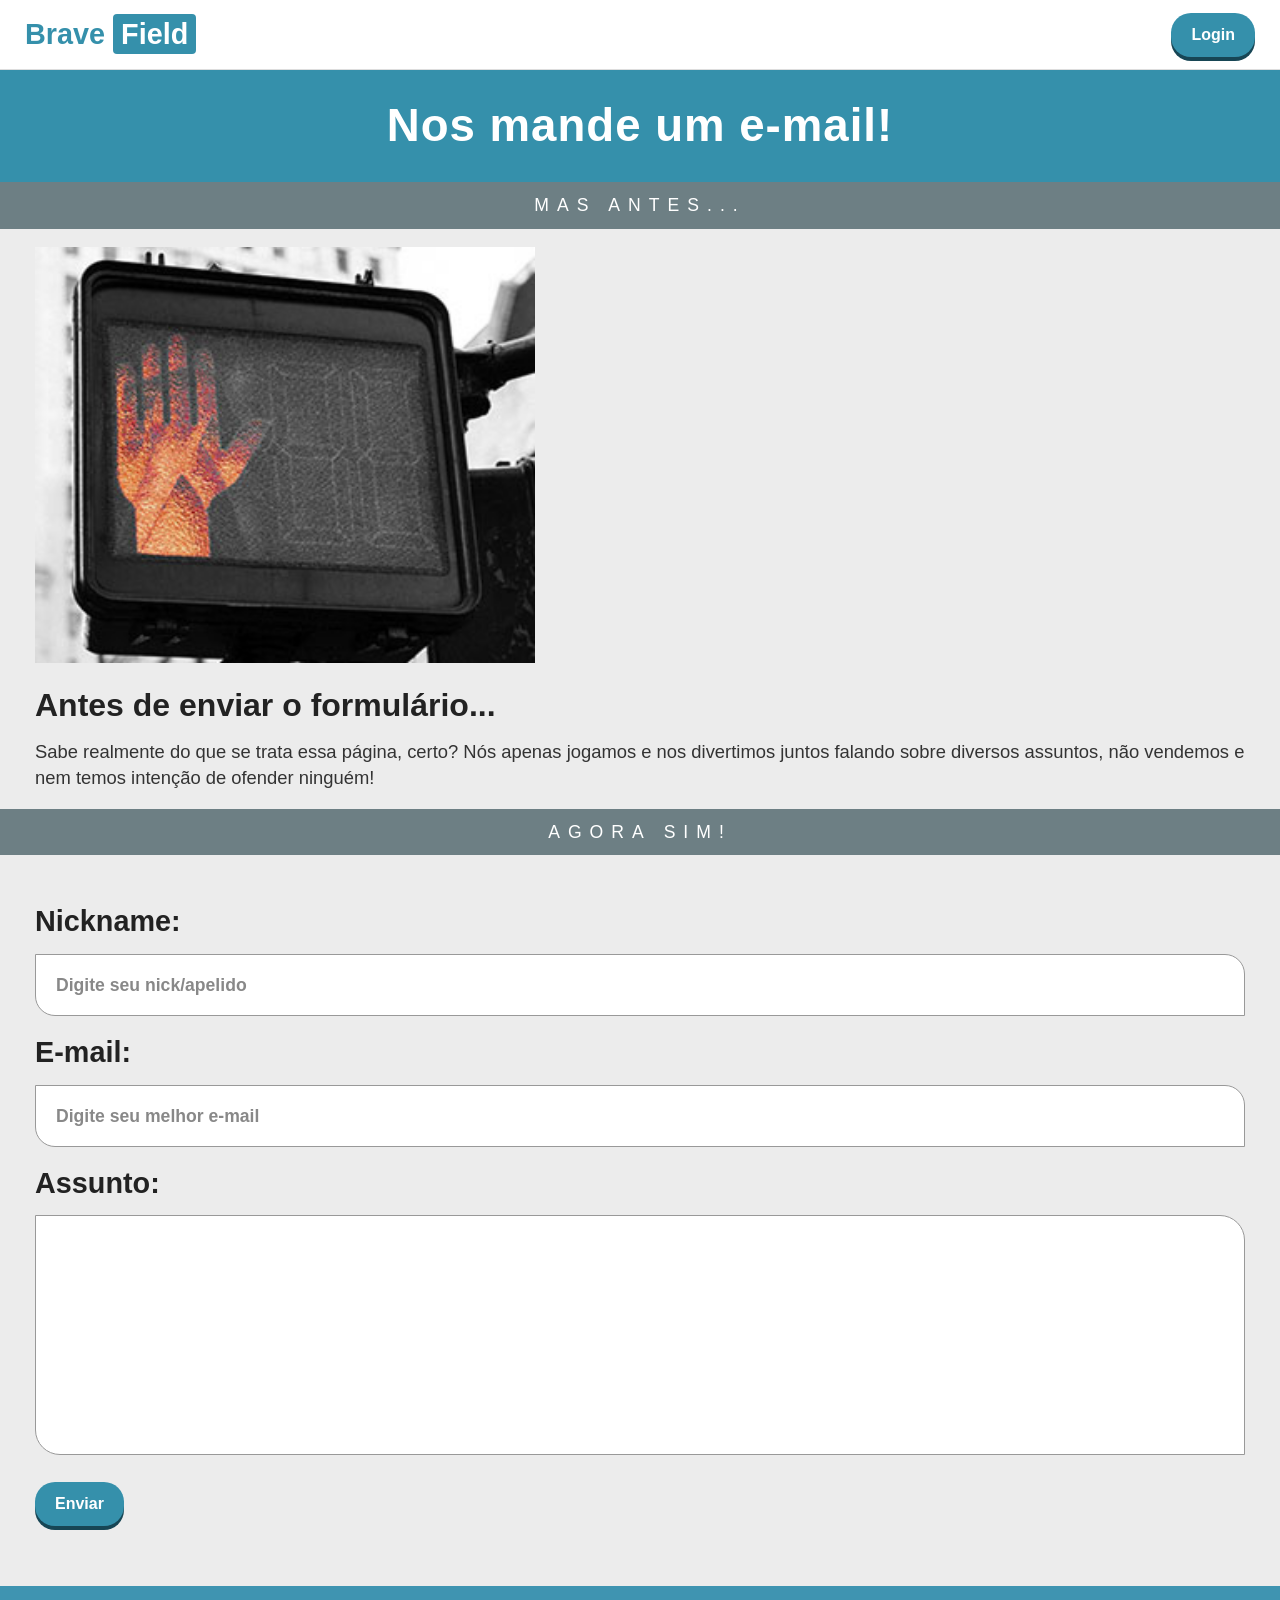
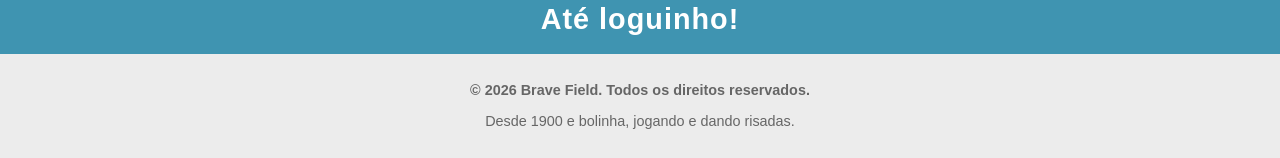
<file: DesenvolvimentoWeb_PrimeiroAno/HTML+CSS/BraveFild/index.html>
<!doctype html>
<html lang="pt-BR">
<head>
  <meta charset="UTF-8" />
  <meta
    name="viewport"
    content="width=device-width, initial-scale=1.0"
  />

  <title>Contato | Brave Field</title>
  <link
    href="https://fonts.googleapis.com/css2?family=Nunito:wght@300;400;600;700;800&display=swap"
    rel="stylesheet"
  />

  <link rel="stylesheet" href="css/reset.css" />
  <link rel="stylesheet" href="css/style.css" />
</head>

<body>

  <header class="header">
    <h1 class="logo">
      Brave <span>Field</span>
    </h1>

    <button type="button" class="btn">
      Login
    </button>
  </header>

  <main>
    <section class="app">

      <section class="banner-top">
        <h2>Nos mande um e-mail!</h2>
      </section>

      <section class="bar">
        <p>MAS ANTES...</p>
      </section>

      <section class="warning">

        <figure>
          <img
            src="src/image/banner.png"
            alt="Sinal de pare para pedestres"
          />
        </figure>

        <h2>Antes de enviar o formulário...</h2>

        <p>
          Sabe realmente do que se trata essa página, certo?
          Nós apenas jogamos e nos divertimos juntos falando
          sobre diversos assuntos, não vendemos e nem temos
          intenção de ofender ninguém!
        </p>

      </section>

      <section class="bar">
        <p>AGORA SIM!</p>
      </section>

      <form action="#" method="post" class="contact-form">

        <div class="form-group">
          <label for="nickname">
            Nickname:
          </label>

          <input
            type="text"
            id="nickname"
            name="nickname"
            placeholder="Digite seu nick/apelido"
            autocomplete="nickname"
            required
          />
        </div>

        <div class="form-group">
          <label for="email">
            E-mail:
          </label>

          <input
            type="email"
            id="email"
            name="email"
            placeholder="Digite seu melhor e-mail"
            autocomplete="email"
            required
          />
        </div>

        <div class="form-group">
          <label for="subject">
            Assunto:
          </label>

          <textarea
            id="subject"
            name="subject"
            rows="8"
          ></textarea>
        </div>
        <button type="submit" class="btn-submit">
      Enviar
    </button>
      </form>

      

    </section>
  </main>

  <footer>

    <section class="banner-bottom">
      <h2>Até loguinho!</h2>
    </section>

    <section class="footer-info">
      <p>
        &copy; 2026 Brave Field. Todos os direitos reservados.
      </p>

      <p>
        Desde 1900 e bolinha, jogando e dando risadas.
      </p>
    </section>

  </footer>

</body>
</html>
</file>
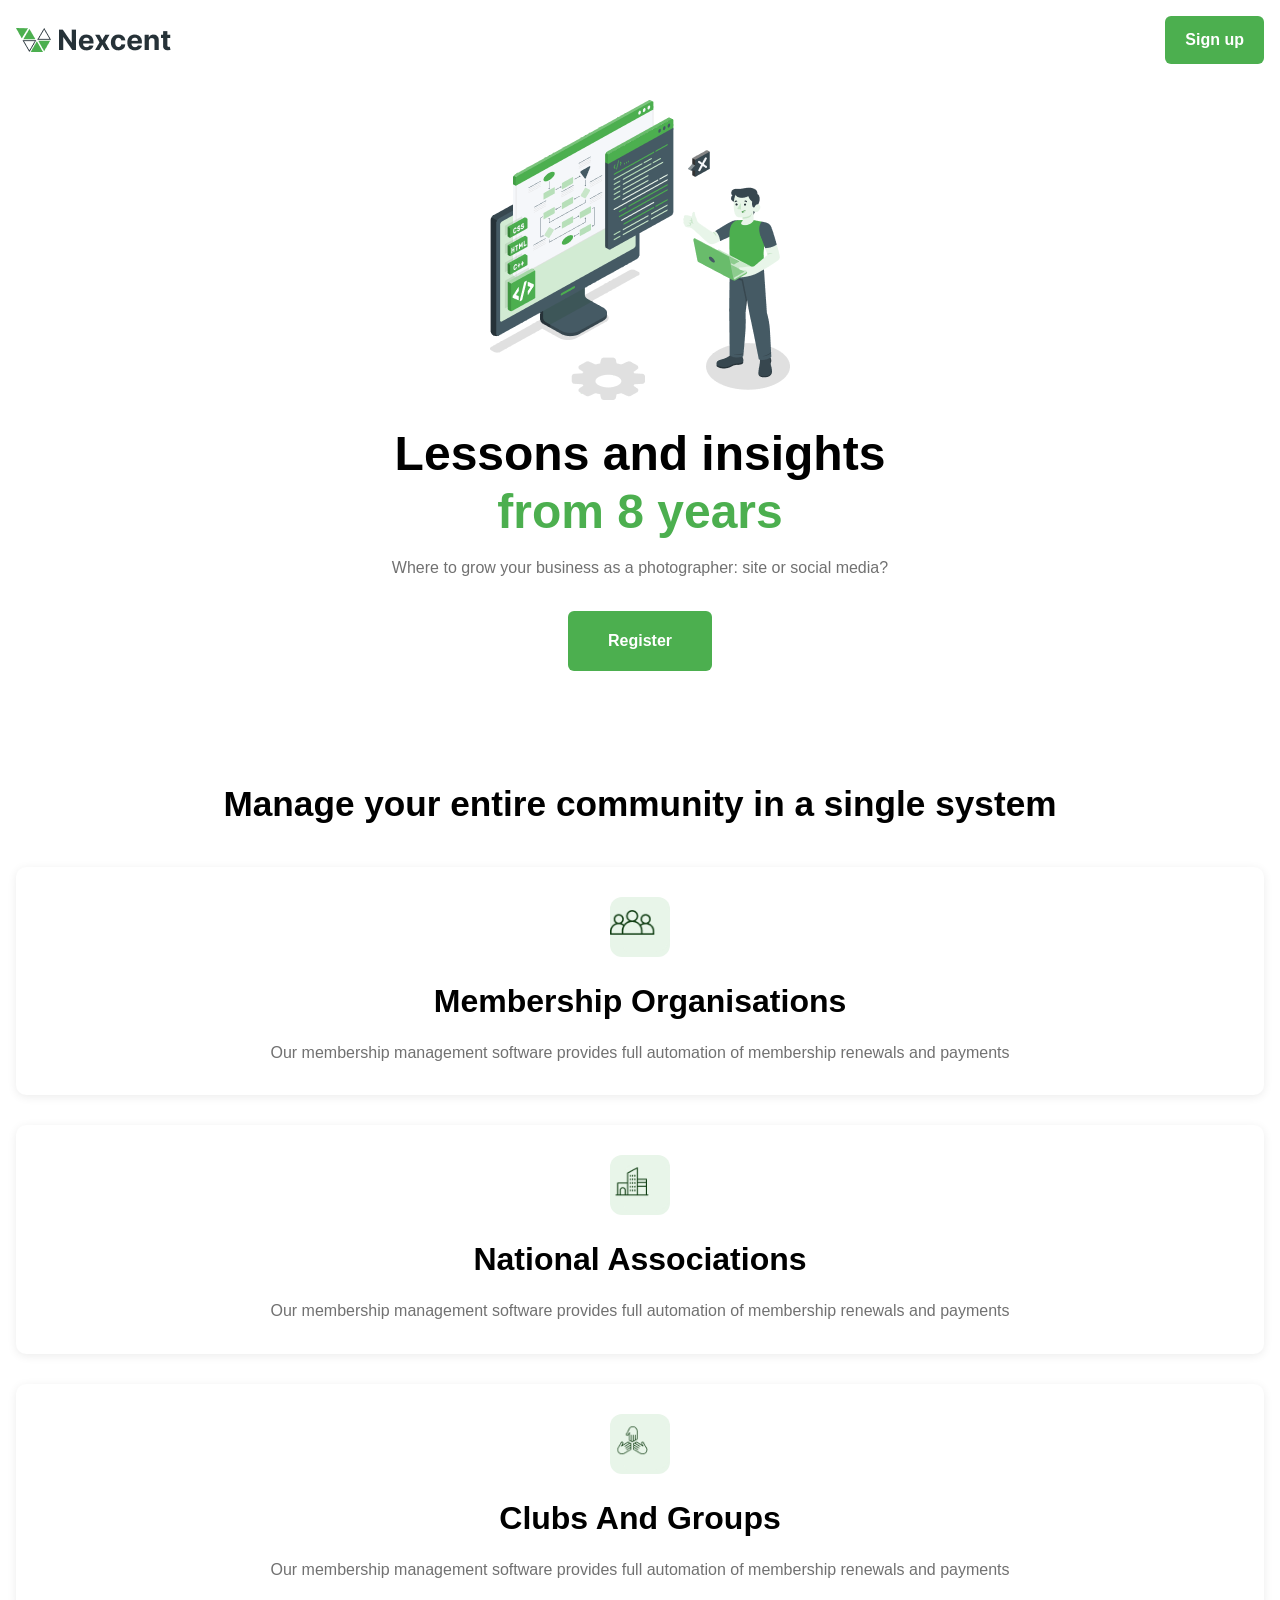
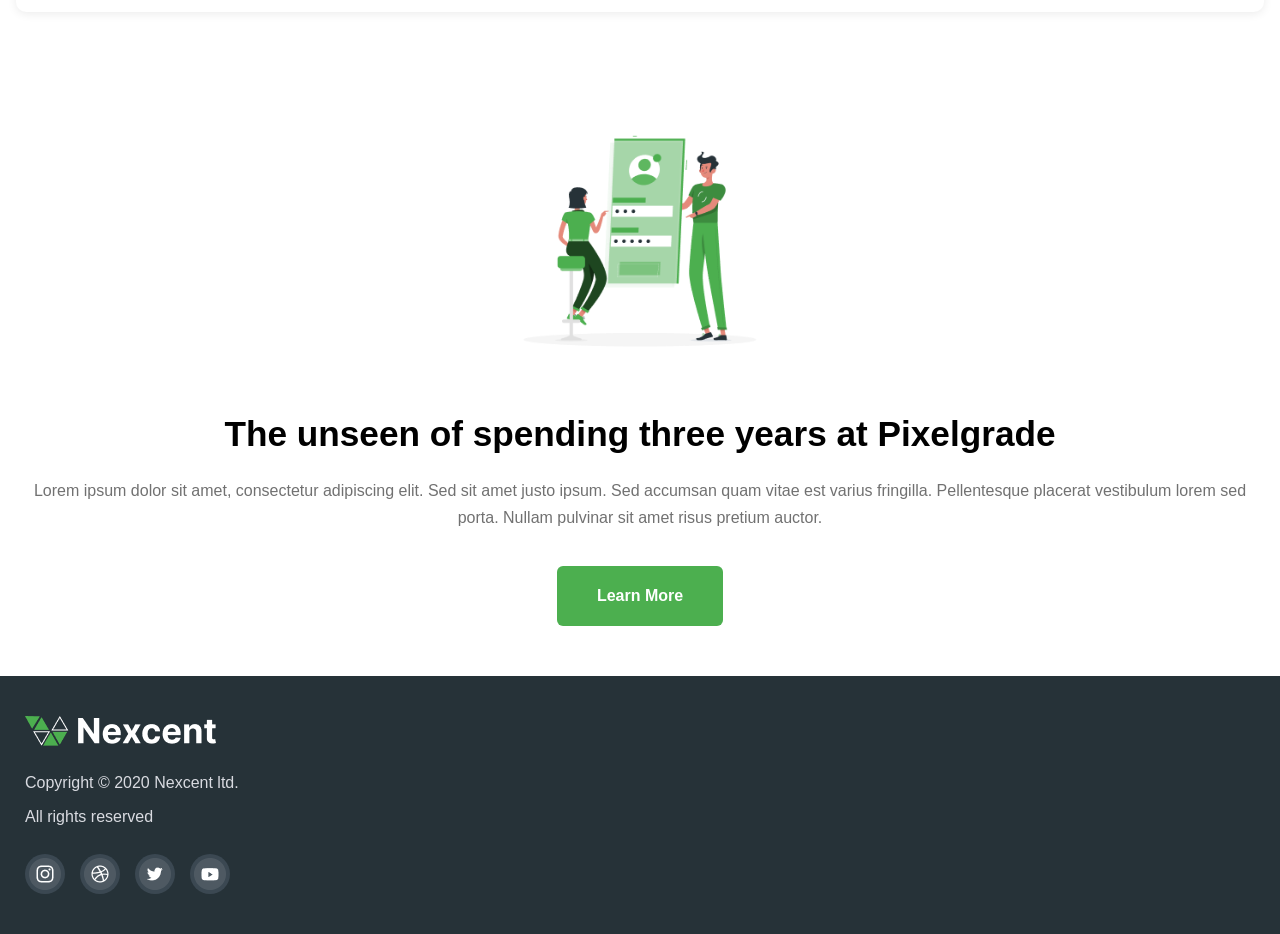
<file: DesenvolvimentoWeb_PrimeiroAno/HTML+CSS/Nexcent/index.html>
<!doctype html>
<html lang="pt-BR">
  <head>
    <meta charset="UTF-8" />
    <meta name="viewport" content="width=device-width, initial-scale=1.0" />
    <title>Nexcent</title>
    <link rel="stylesheet" href="css/reset.css" />
    <link rel="stylesheet" href="css/style.css" />
  </head>
  <body>
    <header class="header">
      <div class="logo">
        <img src="src/image/Logo-Black.png" alt="Logo" />
      </div>

      <button class="signup-btn">Sign up</button>
    </header>

    <main>
      <section class="hero">
        <img src="src/image/hero.png" alt="Hero" class="hero-img" />

        <h2>
          Lessons and insights
          <span>from 8 years</span>
        </h2>

        <p>
          Where to grow your business as a photographer: site or social media?
        </p>

        <button class="register-btn">Register</button>
      </section>

      <section class="community">
        <h2>Manage your entire community in a single system</h2>

        <div class="cards">
          <article class="card">
            <div class="icon">
              <img src="src/icon/people.png" alt="" />
            </div>
            <h3>Membership Organisations</h3>

            <p>
              Our membership management software provides full automation of
              membership renewals and payments
            </p>
          </article>

          <article class="card">
            <div class="icon">
              <img src="src/icon/city.png" alt="" />
            </div>

            <h3>National Associations</h3>

            <p>
              Our membership management software provides full automation of
              membership renewals and payments
            </p>
          </article>

          <article class="card">
            <div class="icon">
              <img src="src/icon/hands.png" alt="" />
            </div>

            <h3>Clubs And Groups</h3>

            <p>
              Our membership management software provides full automation of
              membership renewals and payments
            </p>
          </article>
        </div>
      </section>

      <section class="feature">
        <img src="src/image/feature.png" alt="Feature" />

        <h2>The unseen of spending three years at Pixelgrade</h2>

        <p>
          Lorem ipsum dolor sit amet, consectetur adipiscing elit. Sed sit amet
          justo ipsum. Sed accumsan quam vitae est varius fringilla.
          Pellentesque placerat vestibulum lorem sed porta. Nullam pulvinar sit
          amet risus pretium auctor.
        </p>

        <button class="learn-btn">Learn More</button>
      </section>
    </main>

    <footer class="footer">
      <div class="logo footer-logo">
        <img src="src/image/Logo-White.png" alt="" />
      </div>

      <p>Copyright &copy; 2020 Nexcent ltd.</p>
      <p>All rights reserved</p>

      <div class="social">
        <a href="#">
          <img src="src/icon/insta.png" alt="" />
        </a>
        <a href="#">
          <img src="src/icon/boll.png" alt="" />
        </a>
        <a href="#">
          <img src="src/icon/twt.png" alt="" />
        </a>
        <a href="#">
          <img src="src/icon/youtube.png" alt="" />
        </a>
      </div>
    </footer>
  </body>
</html>
</file>
<file: DesenvolvimentoWeb_PrimeiroAno/atv-nv-escola(feita)/css/style.css>
html {
  font-size: clamp(1rem, calc(0.5rem + 1vw), 1.625rem);
  font-family: 'Trebuchet MS', 'Lucida Sans Unicode', 'Lucida Grande', 'Lucida Sans', Arial, sans-serif;
}

a.botao {
  background-color: #96BB7C;
  color: white;
  padding: 10px 16px;
  border-radius: 3px;
}

a.botao:hover {
  background-color: greenyellow;

}

a.botao-border {
  border: 2px solid #74955c;
  color: #96BB7C;
  padding: 9px 16px;
  border-radius: 4px;
}

a.botao-border:hover {
  background-color: black;
  color: white;
}


header {
  background-color: #FFF2F3;
  display: flex;
  justify-content: space-between;
  padding: 3vw 10vw 3vw 10vw;
}

header nav ul {
  display: flex;
  gap: 20px;
  font-size: 0.8rem;
  color: gray;
}

header h1 {
  font-weight: bolder;
}

/*=== banner === */

section.banner {
  background-color: #FFF2F3;
  padding: 3vw 10vw 0 10vw;
  display: flex;
  gap: 15vw;
}

section.banner h3 {
  color: #96BB7C;
  padding: 3vw 0vw 4vw 0vw;
}

section.banner h2 {
  font-weight: bold;
  font-size: 2rem;
}

section.banner p {
  color: #737373;
  padding: 2vw 0vw 2vw 0vw;
}

/* === Team === */

section.team {
  padding: 3vw 10vw 0vw 10vw;
}

section.team ul {
  display: flex;
  justify-content: center;
  text-align: center;
  gap: 2vw;
  padding: 6vw 0vw 0vw 0vw;
}

section.team ul li {
  background: #737373;
  font-size: 0.7rem;
}

section.team ul li p {
  background: #737373;
  font-size: 0.7rem;
  color: gray;
}

/* Newsletter */
section.newsletter {
  padding: 6vw 10vw 0vw 10vw;
}

h4.nius {
  color: #96BB7C;
  padding: 2vw;
  text-align: center;
}

section.newsletter h2 {
  font-weight: bolder;
  font-size: 30px;
  text-align: center;
}

section.newsletter p {
  text-align: center;
  color: #737373;
  padding: 9px;
}

/* Footer */
footer {
  color: #737373;
    display: flex;
    justify-content: space-between;
    align-items: center;
    padding: 10vw 10vw;
}

footer ul {
    display: flex;
    gap: 15px;
}
</file>
<file: DesenvolvimentoWeb_PrimeiroAno/atvTaxi/css/style.css>
/* fonte fluida */
html {
  font-size: clamp(1rem, calc(0.5rem + 2vw), 1.625rem);
}


header {
    text-align: center;
    padding: 3vw 5vw 3vw 5vw;
}
header nav ul li {
    margin: 10px 0px 10px 0px;
}
header nav ul li.fonte-amarelo {
    color: #fbbc05;
}
header nav ul li.botao-amarelo a {
    color: white;
    background-color: #fbbc05;
    padding: 4px 10px 4px 10px;
    border-radius: 5px;
}
main section.banner {
    background: url(../imagens/images/background-banner.png) no-repeat;
    background-size: 100% auto;
}

/* Compiuter */
@media only screen and (min-width: 600px) {
    header nav {
        display: flex;
        justify-content: space-between;
        font-size: 0.8rem;
        align-items: center;
    }
    header nav ul {
        display: flex;
        align-items: center;
        gap: 20px;
    }
    header nav ul li a:hover{
        color: #9f9f00;
    }
    header nav ul li.fonte.amarelo a:hover {
        color: black;
    }
    header nav ul li.botao.amarelo a:hover {
     background: none;
     border: 3px solid #fbbc05;
    }



}
</file>
<file: DesenvolvimentoWeb_PrimeiroAno/atv-portfólio(feita)/atv-portfolio_1info2/css/style.css>
/* == css global == */
html {
    font-family: "Heebo", sans-serif;
    font-size: clamp(1rem, calc(0.5rem + 2vw), 3rem);
}

/* == header == */
header nav ul li {
    text-align: center;
    padding: 7vw 0 0 0;
}

/* == banner == */
section.banner {
    padding: 10vw 3vw 10vw 3vw;
    text-align: center;
}

section.banner h1 {
    font-size: 2rem;
}

section.banner p a {
    background: #FF6464;
    color: white;
    padding: 7px 10px 7px 10px;
    display: inline-block;
    border-radius: 2px;
}

section.banner p {
    margin: 2vw 0vw 2vw 0vw;
}

section.rc-posts {
    background: #EDF7FA;
    padding: 5vw 3vw 5vw 3vw;
}

section.rc-posts h2 {
    text-align: center;
    font-size: 1.1rem;
    margin: 0 0 5vw 0;
}

section.rc-posts ul li {
    background: white;
    margin: 5vw 0 5vw 0;
    padding: 8vw 5vw 8vw 5vw;
    border-radius: 10px;
}

section.rc-posts ul li h3 {
    font-size: 1.7rem;
    font-weight: 700;
}

section.rc-posts ul li p {
    padding: 3vw 0 3vw 0;
    line-height: 1.4rem;
}

section.ft-works h2 {
    text-align: center;
    font-size: 1.1rem;
    padding: 5vw 3vw 5vw 3vw;
    ;
}

section.ft-works ul li img {
    width: 100%;
}

section.ft-works ul li {
    padding: 6vw 3vw 6vw 3vw;
    ;
}

section.ft-works ul li h3 {
    font-size: 1.7rem;
    font-weight: 600;
    padding: 5vw 0 5vw 0;
}

section.ft-works ul li p {
    padding: 3vw 0 3vw 0;
    line-height: 1.4rem;
}
section.ft-works p.cat  {
    color: gray;
}
section.ft-works p.cat span {
    background: #21243d;
    color: white;
    padding: 5px 10px 5px 10px;
    border-radius: 50px;
    display: inline-block;
}

/* Work Details */

section.work h2 {
    padding: 0vw 3vw 6vw;
    font-size: 50px;
}

section.work h3 {
    padding: 0vw 3vw 5vw;
    font-size: 40px;
    color: #21243D;
    font-weight: bold;
}

section.work span {
    background: #21243d;
    color: white;
    padding: 5px 10px 5px 10px;
    border-radius: 50px;
    display: inline-block;
}

section.work p.ronal {
    padding: 3vw ;
}

section.work p {
    padding: 3vw;
}

section.work ul li img {
    width: 100%;
    padding: 6vw 3vw 6vw 3vw;
    border-radius: 8vw;
}

section.work h4 {
    padding: 0vw 3vw 5vw;
    font-size: 30px;
}

/* Footer */

footer ul {
    padding: 6vw;
    display: flex;
    justify-content: center;
    gap: 80px;
}

footer img {
    width: 55px;
    height: auto;
}

footer p {
    font-size: 30px;
    padding: 0px 26vw;
}
</file>
<file: DesenvolvimentoWeb_PrimeiroAno/HTML+CSS/Books/css/style.css>
body {
    font-family: 'Franklin Gothic Medium', 'Arial Narrow', Arial, sans-serif;
    color: #232323;
    text-align: center;
    max-width: 430px;
    margin: 0 auto;
}

p {
    line-height: 1.4;
    font-size: 1.2rem;
}

a {
    text-decoration: none;
    color: #232323;
}

header {
    background-color: #F8F8F8;
    padding-top: 16px;
}

header h1 {
    font-size: 1.4rem;
}

header h1 span {
    font-weight: bolder;
}

header nav ul {
    line-height: 2.1;
    padding-top: 22px;
}

header ul li {
    color: #868686;
}

header ul .atual {
    color: #232323;
}

.banner {
    background-color: #F8F8F8;
}

.banner h1 {
    font-weight: bold;
    font-size: 2.2rem;
    font-family: Georgia, 'Times New Roman', Times, serif;
    line-height: 1.15;
    padding: 25px 10px 10px 0;
}

.banner h1 span {
    color: #01CC87;
}

.banner p {
    margin: 40px 30px;
}

.banner a {
    display: block;
}

.banner a button {
    background-color: #000000;
    color: #ffffff;
    height: 45px;
    width: 18rem;
    border: none;
    border-radius: 10px;
}

.banner a p {
    text-decoration: underline;

}

.banner img {
    width: 80%;
    height: auto;
}

.about {
    margin-top: 40px;
}

.about h2 {
    font-weight: bold;
}

.about img {
    margin: 30px 0 10px 0;
}

.about p {
    margin: 15px 35px 10px 35px;
}

.table {
    margin-top: 35px;
    background-color: #F8F8F8;
}

.table h2 {
    font-weight: bold;
    padding-top: 25px;
}

.table p {
    margin: 15px 22px;
}

.table img {
    padding-bottom: 35px;
}

footer {
    padding-top: 20px;
    border-top: #F4F4F4 solid 1px;
}

footer ul {
    margin-bottom: 40px;
}

footer ul li {
    color: #868686;
    text-decoration: underline;
    margin-top: 15px;
}

footer p {
    margin: 7px 0;
}
</file>
<file: DesenvolvimentoWeb_PrimeiroAno/HTML+CSS/BraveFild/css/style.css>
body {
  font-family: "Nunito", sans-serif;
  background: #ffffff;
  color: #222;
}

header {
  height: 70px;
  background: #fff;
  display: flex;
  justify-content: space-between;
  align-items: center;
  padding: 0 25px;
  border-bottom: 1px solid #ddd;
}

header h1 {
  font-size: 1.8rem;
  font-weight: 800;
  color: #3590AB;
}

header h1 span {
    color: #fff;
    background-color: #3590AB;
    padding: 4px 8px;
    border-radius: 4px;
}

.btn {
  padding: 10px 20px;
  border: none;
  border-radius: 20px;
  background: #3590AB;
  box-shadow: 0 4px 0px #174655;
  color: white;
  font-weight: 700;
  cursor: pointer;
}

main {
  display: flex;
  justify-content: center;
  background: #ececec;
}

.app {
  width: 100%;
  background: #ececec;
  align-items: center;
}

.banner-top,
.banner-bottom {
  background: #3590AB;
  color: white;
  text-align: center;
  padding: 22px;
  font-size: 1.9rem;
  font-weight: 700;
  letter-spacing: 1px;
}

.banner-bottom {
  padding: 15px;
  font-size: 1.5rem;
}

.bar {
  background: #6d7f84;
  color: white;
  text-align: center;
  padding: 10px;
  font-size: 1.1rem;
  letter-spacing: 8px;
  font-weight: 300;
}

.warning {
  padding: 18px 35px;
  background: #ececec;
  align-items: center;
  display: block;
}

.warning img {
  width: 500px;
  display: block;
  margin-bottom: 18px;
  justify-self: center;
}

.warning h2 {
  font-size: 2rem;
  font-weight: 800;
  margin-bottom: 10px;
}

.warning p {
  font-size: 1.15rem;
  line-height: 1.4;
  color: #333;
}

form {
  padding: 30px 35px 60px;
  background: #ececec;
  text-align: left;
}

form label {
  display: block;
  font-size: 1.8rem;
  font-weight: 800;
  margin-bottom: 10px;
  margin-top: 15px;
}

form input,
form textarea {
  width: 100%;
  border: 1px solid #999;
  border-radius: 0 20px;
  padding: 16px 20px;
  font-size: 1.2rem;
  font-family: inherit;
  background: white;
  outline: none;
}

form input::placeholder {
  color: #888;
  font-size: 1.1rem;
  font-weight: 700;
}

form textarea {
  height: 240px;
  resize: none;
  border-radius: 0 25px;
}

.btn-submit {
    padding: 10px 20px;
  border: none;
  border-radius: 20px;
  background: #3590AB;
  box-shadow: 0 4px 0px #174655;
  color: white;
  font-weight: 700;
  cursor: pointer;
  margin-top: 20px;
  display: block;
  justify-self: center;
}

footer {
  width: 100%;
  margin: 0 auto;
  background: #ececec;
}

.banner-bottom {
  background: #3f94b1;
  text-align: center;
  padding: 12px 0;
}

.banner-bottom h2 {
  color: #fff;
  font-size: 1.8rem;
  font-weight: 700;
  letter-spacing: 1px;
}

.footer-info {
  padding: 25px 20px;
  text-align: center;
}

.footer-info p {
  color: #666;
  font-size: 0.9rem;
  line-height: 1.6;
}

.footer-info p:first-child {
  font-weight: 700;
  margin-bottom: 8px;
}
</file>
<file: DesenvolvimentoWeb_PrimeiroAno/HTML+CSS/Nexcent/css/style.css>
.header{
    display:flex;
    justify-content:space-between;
    align-items:center;
    padding:16px;
}

.logo{
    display:flex;
    align-items:center;
    gap:8px;
}

.logo h1{
    font-size:2rem;
    font-weight:700;
}

.signup-btn{
    border:none;
    background:#4caf4f;
    color:white;
    padding:12px 20px;
    border-radius:6px;
    font-weight:600;
}


.hero{
    text-align:center;
    padding:20px 16px 50px;
}

.hero-img{
    width:100%;
    max-width:300px;
    margin:auto;
    display:block;
}

.hero h2{
    font-size:3rem;
    line-height:1.2;
    margin-top:25px;
}

.hero h2 span{
    display:block;
    color:#4caf4f;
}

.hero p{
    color:#717171;
    margin-top:15px;
    line-height:1.6;
}

.register-btn{
    margin-top:30px;
    border:none;
    background:#4caf4f;
    color:white;
    padding:18px 40px;
    border-radius:6px;
    font-size:1rem;
    font-weight:600;
}

.community{
    background:white;
    padding:60px 16px;
}

.community h2{
    text-align:center;
    font-size:2.2rem;
    line-height:1.3;
}

.cards{
    margin-top:40px;
    display:flex;
    flex-direction:column;
    gap:30px;
}

.card{
    background:white;
    padding:30px 20px;
    text-align:center;
    border-radius:10px;
    box-shadow:0 2px 10px rgba(0,0,0,.08);
}

.icon{
    width:60px;
    height:60px;
    margin:auto;
    background:#e8f5e9;
    border-radius:12px;
    display:flex;
    justify-content:center;
    align-items:center;
    font-size:2rem;
}

.card h3{
    margin-top:20px;
    font-size:2rem;
}

.card p{
    margin-top:15px;
    color:#717171;
    line-height:1.6;
}

.feature{
        padding:20px 16px 50px;
        text-align: center;
}

.feature img{
    width:100%;
    max-width:300px;
    margin:auto;
    display:block;
}

.feature h2{
    margin-top:30px;
    font-size:2.2rem;
    line-height:1.3;
}

.feature p{
    margin-top:20px;
    color:#717171;
    line-height:1.7;
}

.learn-btn{
    margin-top:35px;
    border:none;
    background:#4caf4f;
    color:white;
    padding:18px 40px;
    border-radius:6px;
    font-weight:600;
    font-size:1rem;
}

.footer{
    background:#263238;
    color:white;
    padding:40px 25px;
}

.footer-logo{
    margin-bottom:25px;
}

.footer h2{
    font-size:2rem;
}

.footer p{
    margin-bottom:10px;
    color:#d9dbe1;
}

.social{
    display:flex;
    gap:15px;
    margin-top:25px;
}

.social a{
    width:40px;
    height:40px;
    background:#3b4852;
    border-radius:50%;
    display:flex;
    justify-content:center;
    align-items:center;
    text-decoration:none;
    color:white;
}
</file>
